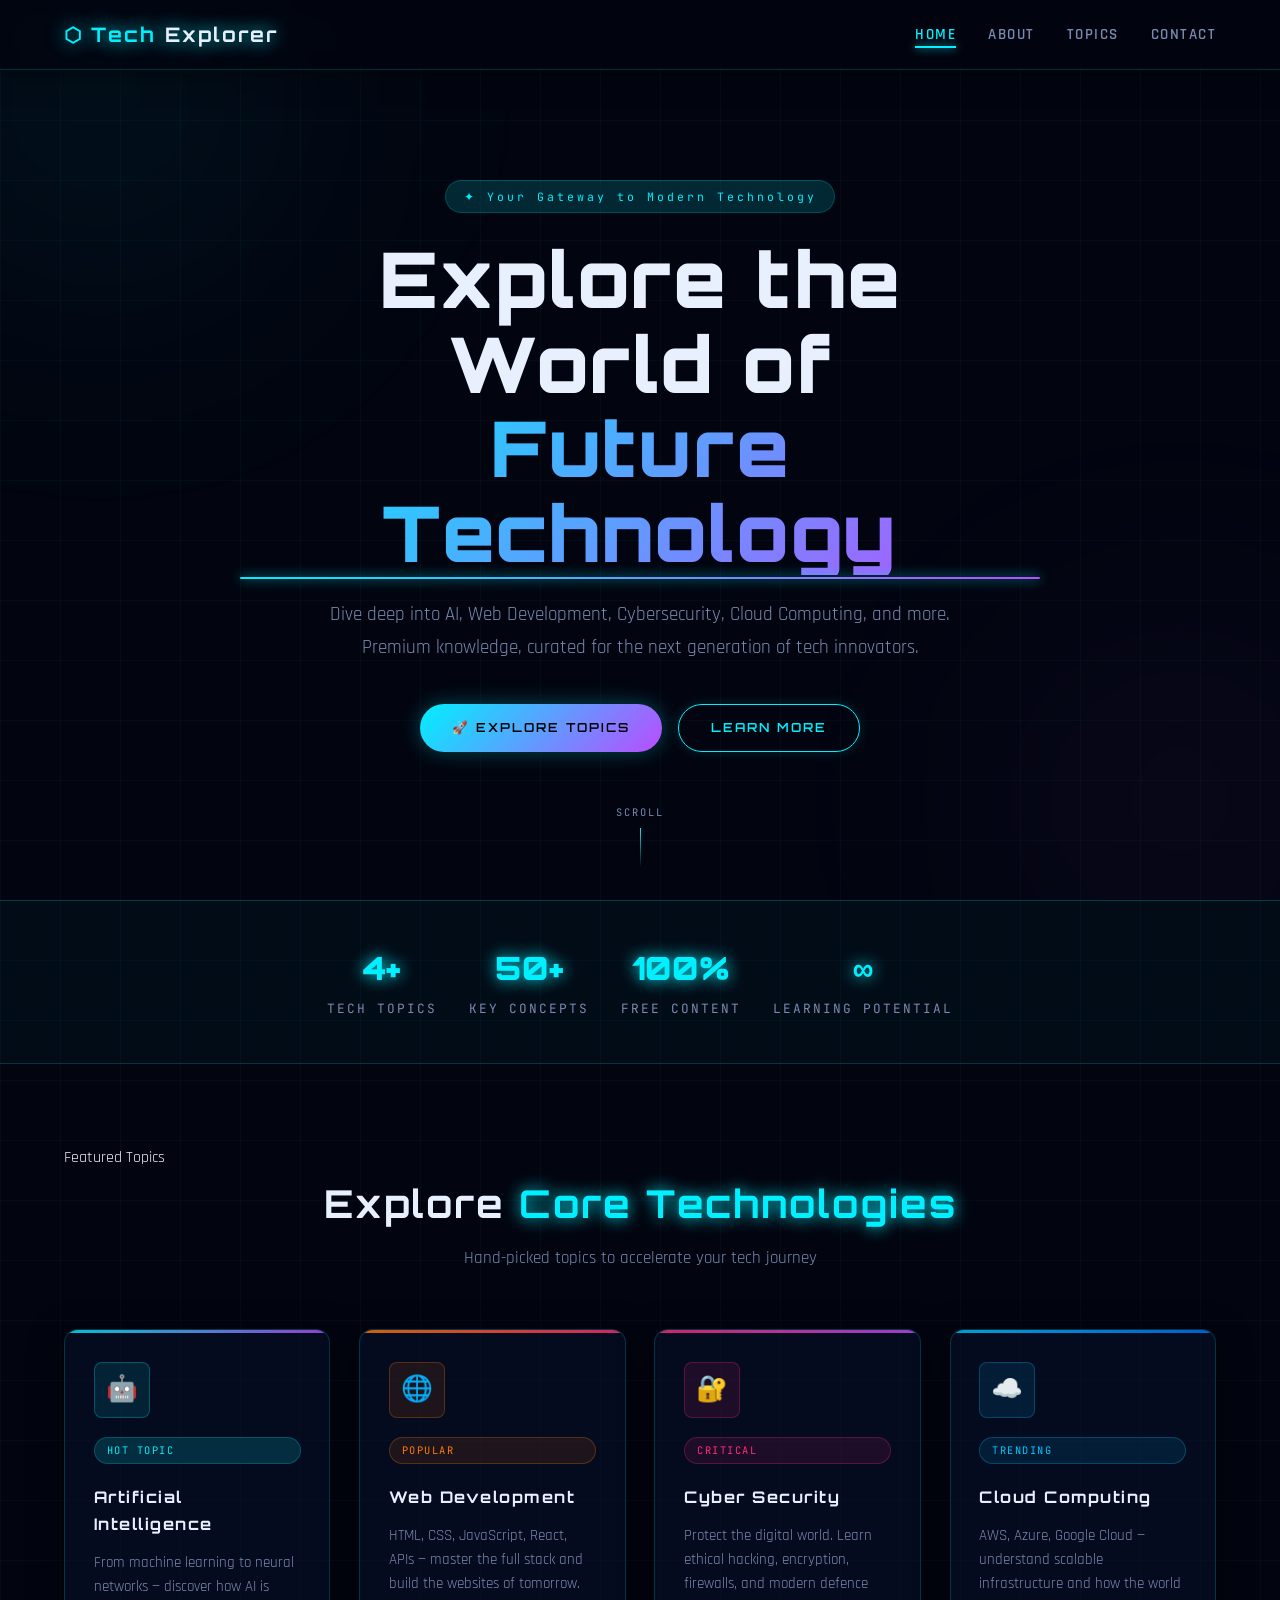
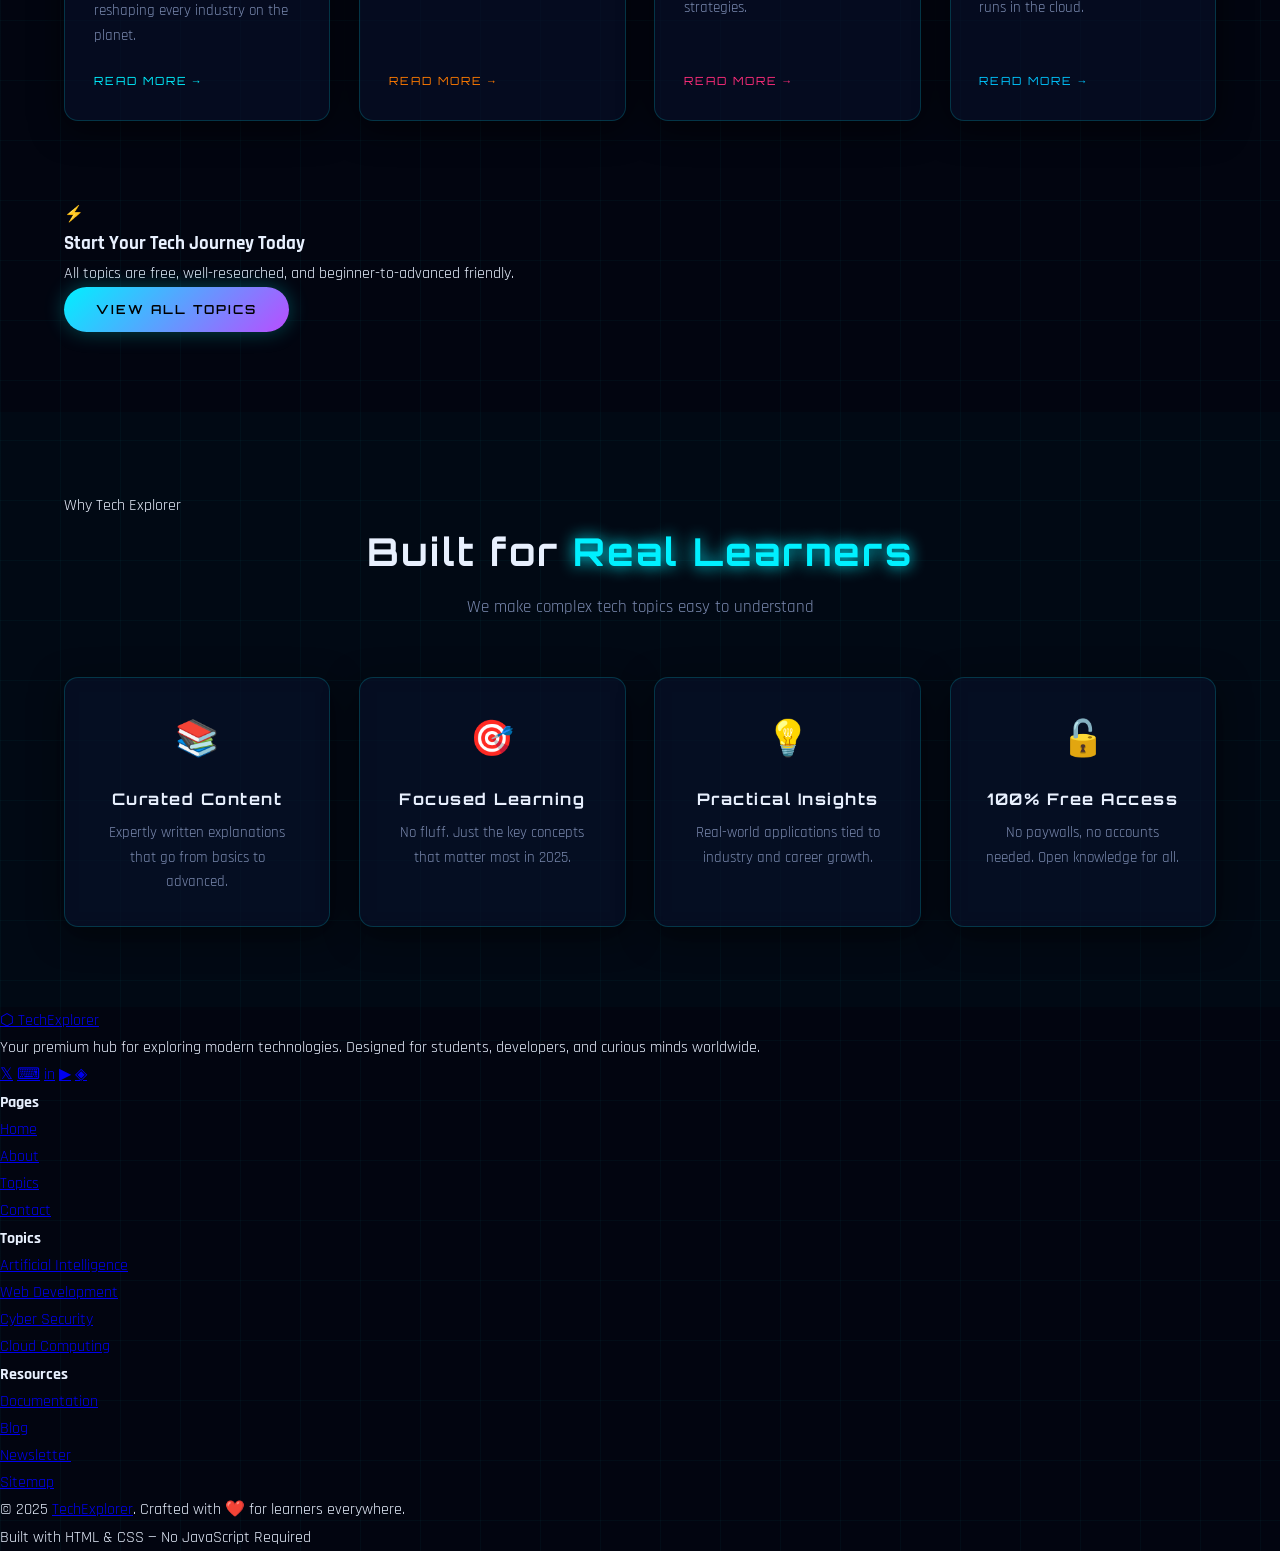
<file: index.html>
<!DOCTYPE html>
<html lang="en">
<head>
  <meta charset="UTF-8" />
  <meta name="viewport" content="width=device-width, initial-scale=1.0" />
  <title>Tech Explorer — Learn Modern Technologies</title>
  <meta name="description" content="Explore the world of modern technology with in-depth articles on AI, Web Development, Cybersecurity, and Cloud Computing." />
  <link rel="stylesheet" href="styles.css" />
  <!-- Google Fonts loaded via CSS @import -->
</head>
<body>

  <!-- ====================== NAVBAR ====================== -->
  <nav class="navbar">
    <a href="index.html" class="logo">⬡ Tech<span>Explorer</span></a>
    <button class="hamburger" onclick="this.nextElementSibling.classList.toggle('open')" aria-label="Toggle navigation">
      <span></span><span></span><span></span>
    </button>
    <ul class="nav-links">
      <li><a href="index.html" class="active">Home</a></li>
      <li><a href="about.html">About</a></li>
      <li><a href="topics.html">Topics</a></li>
      <li><a href="contact.html">Contact</a></li>
    </ul>
  </nav>

  <!-- ====================== HERO ====================== -->
  <section class="hero">
    <div style="position:relative;z-index:1;max-width:800px;">
      <div class="hero-badge">✦ Your Gateway to Modern Technology</div>
      <h1 class="hero-title">
        Explore the World of<br>
        <span class="highlight">Future Technology</span>
      </h1>
      <p class="hero-description">
        Dive deep into AI, Web Development, Cybersecurity, Cloud Computing, and more.
        Premium knowledge, curated for the next generation of tech innovators.
      </p>
      <div class="hero-buttons">
        <a href="topics.html" class="btn btn-primary">🚀 Explore Topics</a>
        <a href="about.html" class="btn btn-outline">Learn More</a>
      </div>
    </div>
    <div class="scroll-indicator">Scroll</div>
  </section>

  <!-- ====================== STATS ====================== -->
  <div class="stats-bar">
    <div class="stat-item">
      <span class="stat-number">4+</span>
      <span class="stat-label">Tech Topics</span>
    </div>
    <div class="stat-item">
      <span class="stat-number">50+</span>
      <span class="stat-label">Key Concepts</span>
    </div>
    <div class="stat-item">
      <span class="stat-number">100%</span>
      <span class="stat-label">Free Content</span>
    </div>
    <div class="stat-item">
      <span class="stat-number">∞</span>
      <span class="stat-label">Learning Potential</span>
    </div>
  </div>

  <!-- ====================== FEATURED TOPICS ====================== -->
  <section class="section">
    <div class="neon-label">Featured Topics</div>
    <h2 class="section-title">Explore <span>Core Technologies</span></h2>
    <p class="section-subtitle">Hand-picked topics to accelerate your tech journey</p>

    <div class="topics-grid">

      <!-- AI Card -->
      <a href="topic-ai.html" class="topic-card glass-card" style="--card-accent: linear-gradient(90deg,#00f0ff,#b94dff); --icon-bg: rgba(0,240,255,0.1); --icon-border: rgba(0,240,255,0.25);">
        <div class="card-icon">🤖</div>
        <span class="card-tag">HOT TOPIC</span>
        <div class="card-title">Artificial Intelligence</div>
        <p class="card-excerpt">From machine learning to neural networks — discover how AI is reshaping every industry on the planet.</p>
        <span class="card-link">Read More →</span>
      </a>

      <!-- Web Dev Card -->
      <a href="topic-webdev.html" class="topic-card glass-card" style="--card-accent: linear-gradient(90deg,#ff7b00,#ff2d7a); --icon-bg: rgba(255,123,0,0.1); --icon-border: rgba(255,123,0,0.25);">
        <div class="card-icon" style="background:rgba(255,123,0,0.1);border-color:rgba(255,123,0,0.25);">🌐</div>
        <span class="card-tag" style="background:rgba(255,123,0,0.1);color:#ff7b00;border-color:rgba(255,123,0,0.25);">POPULAR</span>
        <div class="card-title">Web Development</div>
        <p class="card-excerpt">HTML, CSS, JavaScript, React, APIs — master the full stack and build the websites of tomorrow.</p>
        <span class="card-link" style="color:#ff7b00;">Read More →</span>
      </a>

      <!-- Cyber Security Card -->
      <a href="topic-cybersecurity.html" class="topic-card glass-card" style="--card-accent: linear-gradient(90deg,#ff2d7a,#b94dff); --icon-bg: rgba(255,45,122,0.1); --icon-border: rgba(255,45,122,0.25);">
        <div class="card-icon" style="background:rgba(255,45,122,0.1);border-color:rgba(255,45,122,0.25);">🔐</div>
        <span class="card-tag" style="background:rgba(255,45,122,0.1);color:#ff2d7a;border-color:rgba(255,45,122,0.25);">CRITICAL</span>
        <div class="card-title">Cyber Security</div>
        <p class="card-excerpt">Protect the digital world. Learn ethical hacking, encryption, firewalls, and modern defence strategies.</p>
        <span class="card-link" style="color:#ff2d7a;">Read More →</span>
      </a>

      <!-- Cloud Computing Card -->
      <a href="topic-cloud.html" class="topic-card glass-card" style="--card-accent: linear-gradient(90deg,#00c6ff,#0072ff); --icon-bg: rgba(0,198,255,0.1); --icon-border: rgba(0,198,255,0.25);">
        <div class="card-icon" style="background:rgba(0,198,255,0.1);border-color:rgba(0,198,255,0.25);">☁️</div>
        <span class="card-tag" style="background:rgba(0,198,255,0.1);color:#00c6ff;border-color:rgba(0,198,255,0.25);">TRENDING</span>
        <div class="card-title">Cloud Computing</div>
        <p class="card-excerpt">AWS, Azure, Google Cloud — understand scalable infrastructure and how the world runs in the cloud.</p>
        <span class="card-link" style="color:#00c6ff;">Read More →</span>
      </a>

    </div>
  </section>

  <!-- ====================== FEATURED BANNER ====================== -->
  <section class="section" style="padding-top:0;">
    <div class="featured-banner">
      <div class="banner-icon">⚡</div>
      <div class="banner-text">
        <h3>Start Your Tech Journey Today</h3>
        <p>All topics are free, well-researched, and beginner-to-advanced friendly.</p>
        <div class="progress-bar-wrap" style="width:300px;max-width:100%;">
          <div class="progress-bar-fill" style="width:75%;"></div>
        </div>
      </div>
      <div class="banner-cta">
        <a href="topics.html" class="btn btn-primary">View All Topics</a>
      </div>
    </div>
  </section>

  <!-- ====================== WHY SECTION ====================== -->
  <section class="section" style="background: rgba(0,240,255,0.02);">
    <div class="neon-label">Why Tech Explorer</div>
    <h2 class="section-title">Built for <span>Real Learners</span></h2>
    <p class="section-subtitle">We make complex tech topics easy to understand</p>
    <div class="topics-grid" style="grid-template-columns: repeat(auto-fit, minmax(220px,1fr));">
      <div class="glass-card" style="padding:2rem;text-align:center;">
        <div style="font-size:2.2rem;margin-bottom:1rem;">📚</div>
        <div class="card-title" style="text-align:center;margin-bottom:0.5rem;">Curated Content</div>
        <p class="card-excerpt" style="text-align:center;margin-bottom:0;">Expertly written explanations that go from basics to advanced.</p>
      </div>
      <div class="glass-card" style="padding:2rem;text-align:center;">
        <div style="font-size:2.2rem;margin-bottom:1rem;">🎯</div>
        <div class="card-title" style="text-align:center;margin-bottom:0.5rem;">Focused Learning</div>
        <p class="card-excerpt" style="text-align:center;margin-bottom:0;">No fluff. Just the key concepts that matter most in 2025.</p>
      </div>
      <div class="glass-card" style="padding:2rem;text-align:center;">
        <div style="font-size:2.2rem;margin-bottom:1rem;">💡</div>
        <div class="card-title" style="text-align:center;margin-bottom:0.5rem;">Practical Insights</div>
        <p class="card-excerpt" style="text-align:center;margin-bottom:0;">Real-world applications tied to industry and career growth.</p>
      </div>
      <div class="glass-card" style="padding:2rem;text-align:center;">
        <div style="font-size:2.2rem;margin-bottom:1rem;">🔓</div>
        <div class="card-title" style="text-align:center;margin-bottom:0.5rem;">100% Free Access</div>
        <p class="card-excerpt" style="text-align:center;margin-bottom:0;">No paywalls, no accounts needed. Open knowledge for all.</p>
      </div>
    </div>
  </section>

  <!-- ====================== FOOTER ====================== -->
  <footer class="footer">
    <div class="footer-grid">
      <div class="footer-brand">
        <a href="index.html" class="logo">⬡ TechExplorer</a>
        <p>Your premium hub for exploring modern technologies. Designed for students, developers, and curious minds worldwide.</p>
        <div class="social-links">
          <a href="#" class="social-link" title="Twitter">𝕏</a>
          <a href="#" class="social-link" title="GitHub">⌨</a>
          <a href="#" class="social-link" title="LinkedIn">in</a>
          <a href="#" class="social-link" title="YouTube">▶</a>
          <a href="#" class="social-link" title="Discord">◈</a>
        </div>
      </div>
      <div class="footer-col">
        <h4>Pages</h4>
        <ul>
          <li><a href="index.html">Home</a></li>
          <li><a href="about.html">About</a></li>
          <li><a href="topics.html">Topics</a></li>
          <li><a href="contact.html">Contact</a></li>
        </ul>
      </div>
      <div class="footer-col">
        <h4>Topics</h4>
        <ul>
          <li><a href="topic-ai.html">Artificial Intelligence</a></li>
          <li><a href="topic-webdev.html">Web Development</a></li>
          <li><a href="topic-cybersecurity.html">Cyber Security</a></li>
          <li><a href="topic-cloud.html">Cloud Computing</a></li>
        </ul>
      </div>
      <div class="footer-col">
        <h4>Resources</h4>
        <ul>
          <li><a href="#">Documentation</a></li>
          <li><a href="#">Blog</a></li>
          <li><a href="#">Newsletter</a></li>
          <li><a href="#">Sitemap</a></li>
        </ul>
      </div>
    </div>
    <div class="footer-bottom">
      <p>© 2025 <a href="index.html">TechExplorer</a>. Crafted with ❤️ for learners everywhere.</p>
      <p>Built with HTML & CSS — No JavaScript Required</p>
    </div>
  </footer>

</body>
</html>
</file>
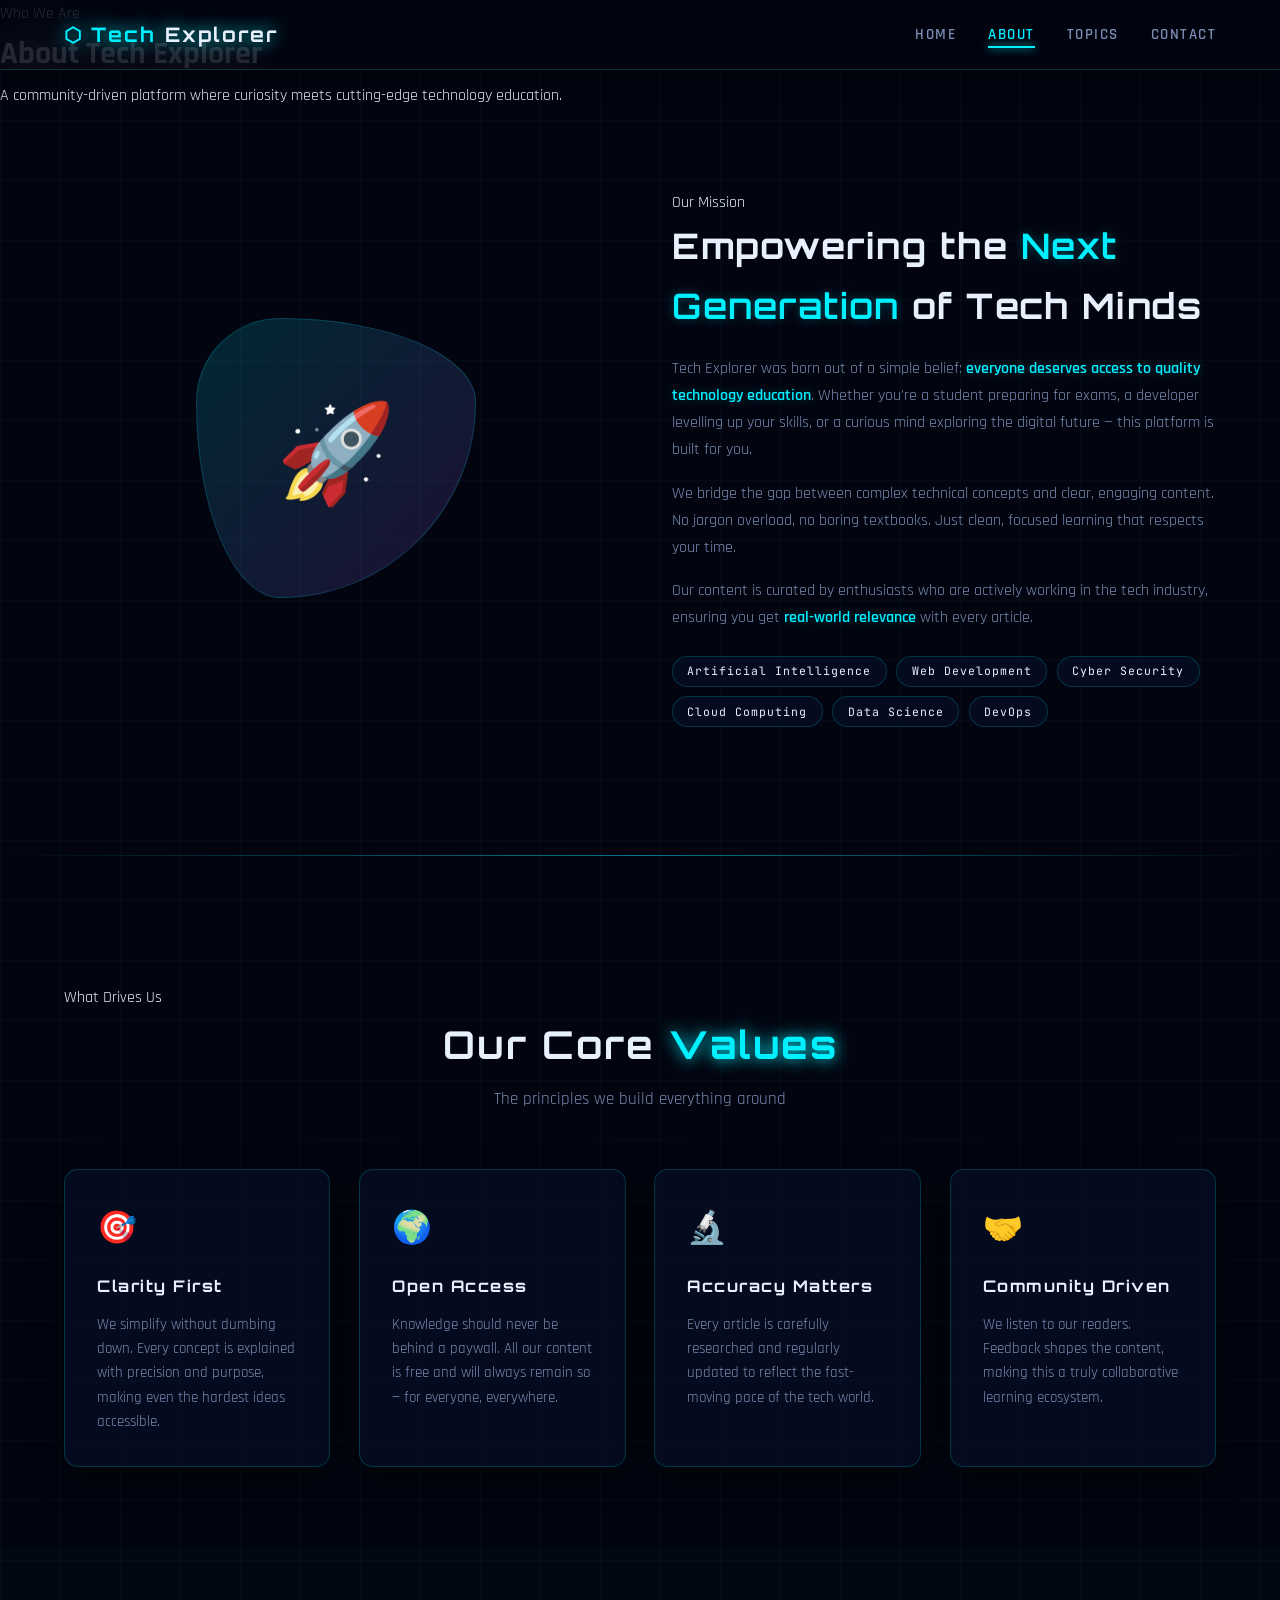
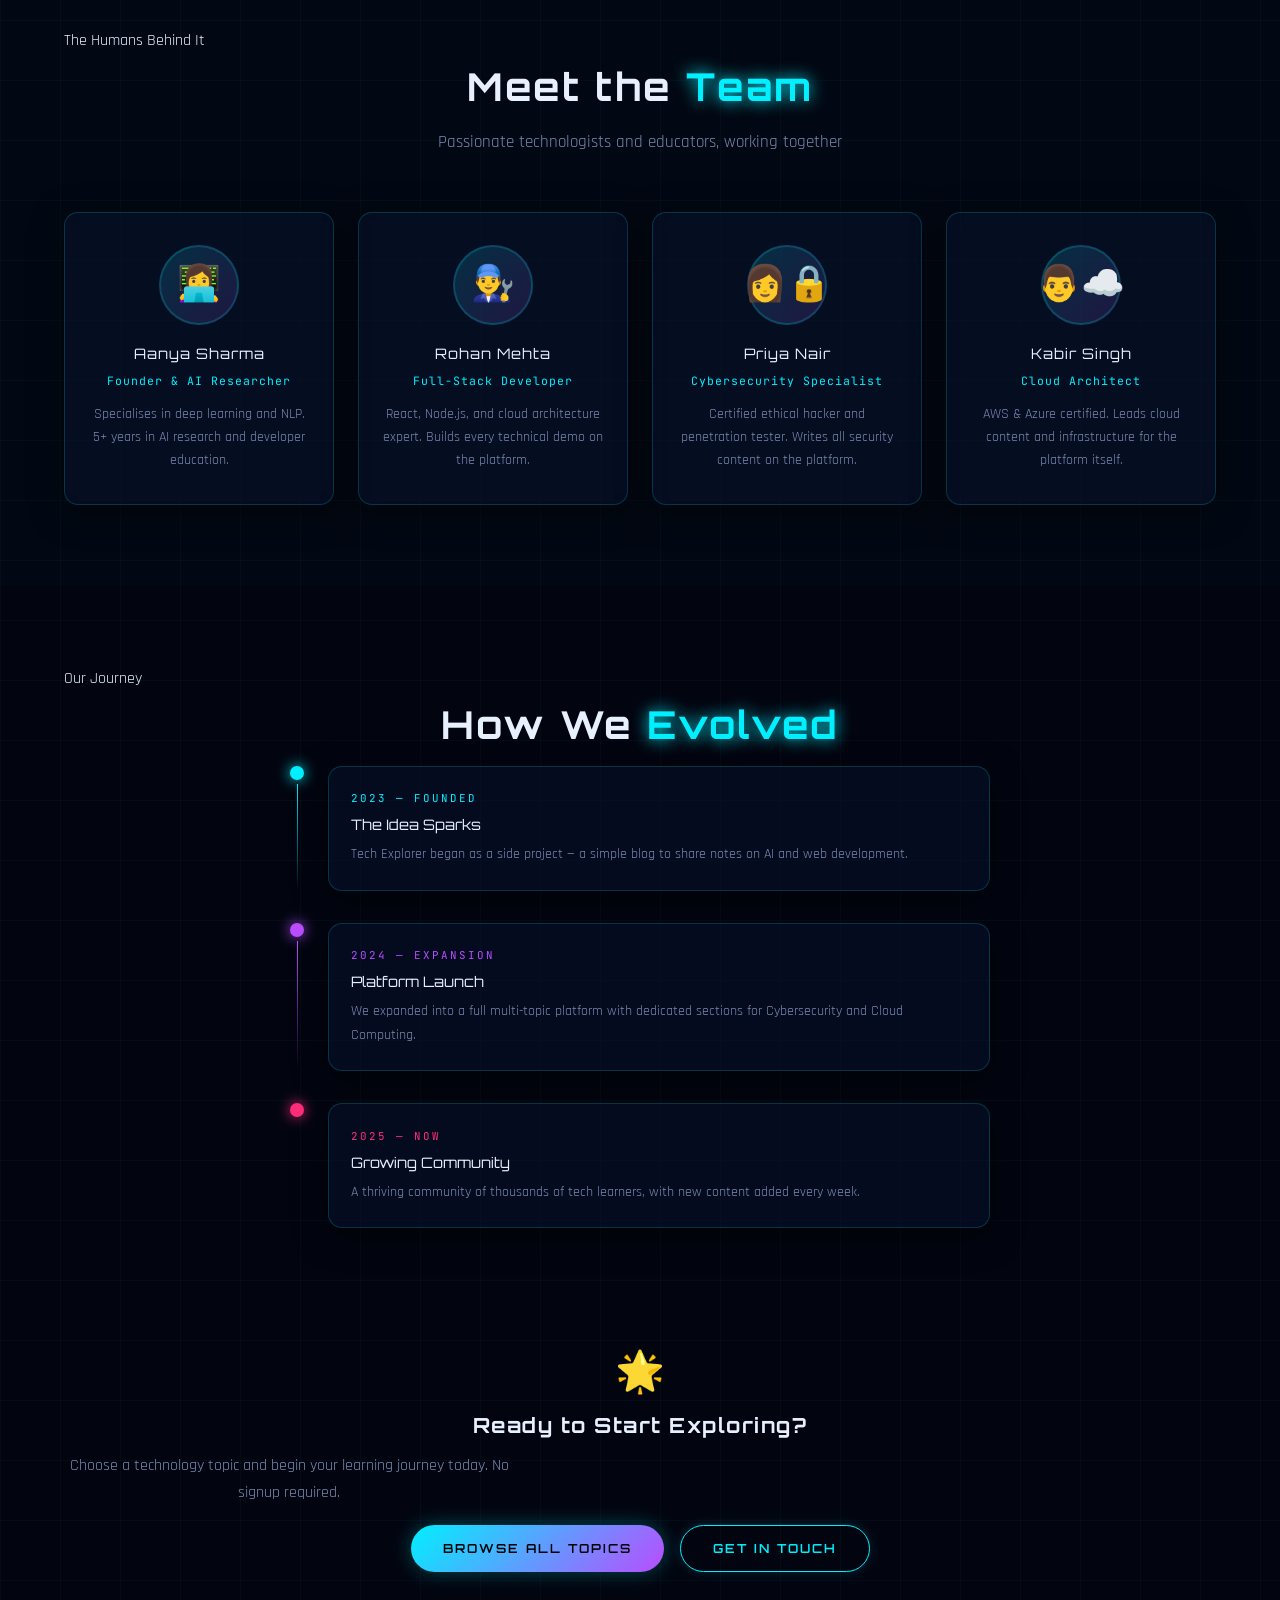
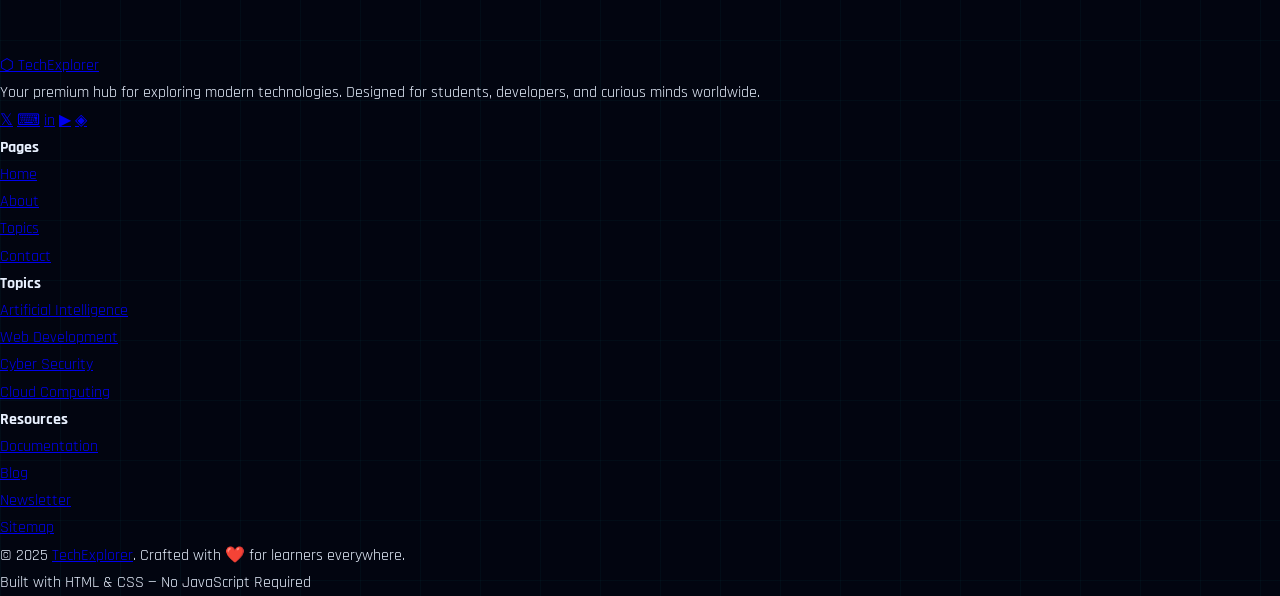
<file: about.html>
<!DOCTYPE html>
<html lang="en">
<head>
  <meta charset="UTF-8" />
  <meta name="viewport" content="width=device-width, initial-scale=1.0" />
  <title>About — Tech Explorer</title>
  <meta name="description" content="Learn more about Tech Explorer, our mission, and the team behind this platform." />
  <link rel="stylesheet" href="styles.css" />
</head>
<body>

  <!-- ====================== NAVBAR ====================== -->
  <nav class="navbar">
    <a href="index.html" class="logo">⬡ Tech<span>Explorer</span></a>
    <button class="hamburger" onclick="this.nextElementSibling.classList.toggle('open')" aria-label="Toggle navigation">
      <span></span><span></span><span></span>
    </button>
    <ul class="nav-links">
      <li><a href="index.html">Home</a></li>
      <li><a href="about.html" class="active">About</a></li>
      <li><a href="topics.html">Topics</a></li>
      <li><a href="contact.html">Contact</a></li>
    </ul>
  </nav>

  <!-- ====================== PAGE HEADER ====================== -->
  <header class="page-header">
    <div class="neon-label">Who We Are</div>
    <h1 class="page-header-title">About <span class="text-cyan">Tech Explorer</span></h1>
    <p class="page-header-sub">A community-driven platform where curiosity meets cutting-edge technology education.</p>
  </header>

  <!-- ====================== MISSION ====================== -->
  <section class="section">
    <div class="about-grid">
      <div class="about-visual">
        <div class="about-hexagon">🚀</div>
      </div>
      <div class="about-content">
        <div class="neon-label" style="justify-content:flex-start;">Our Mission</div>
        <h2>Empowering the <span class="highlight-text">Next Generation</span> of Tech Minds</h2>
        <p>
          Tech Explorer was born out of a simple belief: <span class="highlight-text">everyone deserves access to quality technology education</span>.
          Whether you're a student preparing for exams, a developer levelling up your skills, or a curious mind exploring the digital future — this platform is built for you.
        </p>
        <p>
          We bridge the gap between complex technical concepts and clear, engaging content. No jargon overload, no boring textbooks.
          Just clean, focused learning that respects your time.
        </p>
        <p>
          Our content is curated by enthusiasts who are actively working in the tech industry, ensuring you get <span class="highlight-text">real-world relevance</span> with every article.
        </p>
        <div class="skills-list">
          <span class="skill-pill">Artificial Intelligence</span>
          <span class="skill-pill">Web Development</span>
          <span class="skill-pill">Cyber Security</span>
          <span class="skill-pill">Cloud Computing</span>
          <span class="skill-pill">Data Science</span>
          <span class="skill-pill">DevOps</span>
        </div>
      </div>
    </div>
  </section>

  <hr class="glow-divider" />

  <!-- ====================== VALUES ====================== -->
  <section class="section">
    <div class="neon-label">What Drives Us</div>
    <h2 class="section-title">Our Core <span>Values</span></h2>
    <p class="section-subtitle">The principles we build everything around</p>
    <div class="topics-grid" style="grid-template-columns: repeat(auto-fit, minmax(240px, 1fr));">

      <div class="glass-card" style="padding:2rem;">
        <div style="font-size:2rem;margin-bottom:1rem;">🎯</div>
        <div class="card-title">Clarity First</div>
        <p class="card-excerpt" style="margin-bottom:0;">We simplify without dumbing down. Every concept is explained with precision and purpose, making even the hardest ideas accessible.</p>
      </div>

      <div class="glass-card" style="padding:2rem;">
        <div style="font-size:2rem;margin-bottom:1rem;">🌍</div>
        <div class="card-title">Open Access</div>
        <p class="card-excerpt" style="margin-bottom:0;">Knowledge should never be behind a paywall. All our content is free and will always remain so — for everyone, everywhere.</p>
      </div>

      <div class="glass-card" style="padding:2rem;">
        <div style="font-size:2rem;margin-bottom:1rem;">🔬</div>
        <div class="card-title">Accuracy Matters</div>
        <p class="card-excerpt" style="margin-bottom:0;">Every article is carefully researched and regularly updated to reflect the fast-moving pace of the tech world.</p>
      </div>

      <div class="glass-card" style="padding:2rem;">
        <div style="font-size:2rem;margin-bottom:1rem;">🤝</div>
        <div class="card-title">Community Driven</div>
        <p class="card-excerpt" style="margin-bottom:0;">We listen to our readers. Feedback shapes the content, making this a truly collaborative learning ecosystem.</p>
      </div>

    </div>
  </section>

  <!-- ====================== TEAM ====================== -->
  <section class="section" style="background: rgba(0,240,255,0.015);">
    <div class="neon-label">The Humans Behind It</div>
    <h2 class="section-title">Meet the <span>Team</span></h2>
    <p class="section-subtitle">Passionate technologists and educators, working together</p>
    <div class="team-grid">
      <div class="team-card glass-card">
        <div class="team-avatar">👩‍💻</div>
        <div class="team-name">Aanya Sharma</div>
        <div class="team-role">Founder & AI Researcher</div>
        <p style="font-size:0.85rem;color:var(--text-muted);margin-top:0.8rem;">Specialises in deep learning and NLP. 5+ years in AI research and developer education.</p>
      </div>
      <div class="team-card glass-card">
        <div class="team-avatar">👨‍🔧</div>
        <div class="team-name">Rohan Mehta</div>
        <div class="team-role">Full-Stack Developer</div>
        <p style="font-size:0.85rem;color:var(--text-muted);margin-top:0.8rem;">React, Node.js, and cloud architecture expert. Builds every technical demo on the platform.</p>
      </div>
      <div class="team-card glass-card">
        <div class="team-avatar">👩‍🔒</div>
        <div class="team-name">Priya Nair</div>
        <div class="team-role">Cybersecurity Specialist</div>
        <p style="font-size:0.85rem;color:var(--text-muted);margin-top:0.8rem;">Certified ethical hacker and penetration tester. Writes all security content on the platform.</p>
      </div>
      <div class="team-card glass-card">
        <div class="team-avatar">👨‍☁️</div>
        <div class="team-name">Kabir Singh</div>
        <div class="team-role">Cloud Architect</div>
        <p style="font-size:0.85rem;color:var(--text-muted);margin-top:0.8rem;">AWS & Azure certified. Leads cloud content and infrastructure for the platform itself.</p>
      </div>
    </div>
  </section>

  <!-- ====================== TIMELINE ====================== -->
  <section class="section">
    <div class="neon-label">Our Journey</div>
    <h2 class="section-title">How We <span>Evolved</span></h2>
    <div style="max-width:700px;margin:0 auto;">
      <div style="display:flex;flex-direction:column;gap:0;">

        <!-- Timeline item -->
        <div style="display:flex;gap:1.5rem;padding-bottom:2rem;position:relative;">
          <div style="display:flex;flex-direction:column;align-items:center;flex-shrink:0;">
            <div style="width:14px;height:14px;border-radius:50%;background:var(--cyan);box-shadow:0 0 14px var(--cyan);flex-shrink:0;"></div>
            <div style="width:1px;flex:1;background:linear-gradient(to bottom,var(--cyan),transparent);margin-top:4px;"></div>
          </div>
          <div class="glass-card" style="padding:1.4rem;flex:1;">
            <div style="font-family:var(--font-mono);font-size:0.68rem;color:var(--cyan);letter-spacing:2px;margin-bottom:0.3rem;">2023 — FOUNDED</div>
            <div style="font-family:var(--font-display);font-size:0.9rem;margin-bottom:0.4rem;">The Idea Sparks</div>
            <p style="font-size:0.88rem;color:var(--text-muted);margin:0;">Tech Explorer began as a side project — a simple blog to share notes on AI and web development.</p>
          </div>
        </div>

        <div style="display:flex;gap:1.5rem;padding-bottom:2rem;position:relative;">
          <div style="display:flex;flex-direction:column;align-items:center;flex-shrink:0;">
            <div style="width:14px;height:14px;border-radius:50%;background:var(--purple);box-shadow:0 0 14px var(--purple);flex-shrink:0;"></div>
            <div style="width:1px;flex:1;background:linear-gradient(to bottom,var(--purple),transparent);margin-top:4px;"></div>
          </div>
          <div class="glass-card" style="padding:1.4rem;flex:1;">
            <div style="font-family:var(--font-mono);font-size:0.68rem;color:var(--purple);letter-spacing:2px;margin-bottom:0.3rem;">2024 — EXPANSION</div>
            <div style="font-family:var(--font-display);font-size:0.9rem;margin-bottom:0.4rem;">Platform Launch</div>
            <p style="font-size:0.88rem;color:var(--text-muted);margin:0;">We expanded into a full multi-topic platform with dedicated sections for Cybersecurity and Cloud Computing.</p>
          </div>
        </div>

        <div style="display:flex;gap:1.5rem;">
          <div style="display:flex;flex-direction:column;align-items:center;flex-shrink:0;">
            <div style="width:14px;height:14px;border-radius:50%;background:var(--pink);box-shadow:0 0 14px var(--pink);flex-shrink:0;"></div>
          </div>
          <div class="glass-card" style="padding:1.4rem;flex:1;">
            <div style="font-family:var(--font-mono);font-size:0.68rem;color:var(--pink);letter-spacing:2px;margin-bottom:0.3rem;">2025 — NOW</div>
            <div style="font-family:var(--font-display);font-size:0.9rem;margin-bottom:0.4rem;">Growing Community</div>
            <p style="font-size:0.88rem;color:var(--text-muted);margin:0;">A thriving community of thousands of tech learners, with new content added every week.</p>
          </div>
        </div>

      </div>
    </div>
  </section>

  <!-- ====================== CTA ====================== -->
  <section class="section" style="text-align:center;padding-top:2rem;">
    <div class="featured-banner" style="flex-direction:column;text-align:center;align-items:center;">
      <div style="font-size:2.5rem;">🌟</div>
      <h3 style="font-family:var(--font-display);font-size:1.3rem;letter-spacing:1.5px;margin-bottom:0.5rem;">Ready to Start Exploring?</h3>
      <p style="color:var(--text-muted);max-width:450px;">Choose a technology topic and begin your learning journey today. No signup required.</p>
      <div style="display:flex;gap:1rem;margin-top:1.2rem;flex-wrap:wrap;justify-content:center;">
        <a href="topics.html" class="btn btn-primary">Browse All Topics</a>
        <a href="contact.html" class="btn btn-outline">Get in Touch</a>
      </div>
    </div>
  </section>

  <!-- ====================== FOOTER ====================== -->
  <footer class="footer">
    <div class="footer-grid">
      <div class="footer-brand">
        <a href="index.html" class="logo">⬡ TechExplorer</a>
        <p>Your premium hub for exploring modern technologies. Designed for students, developers, and curious minds worldwide.</p>
        <div class="social-links">
          <a href="#" class="social-link" title="Twitter">𝕏</a>
          <a href="#" class="social-link" title="GitHub">⌨</a>
          <a href="#" class="social-link" title="LinkedIn">in</a>
          <a href="#" class="social-link" title="YouTube">▶</a>
          <a href="#" class="social-link" title="Discord">◈</a>
        </div>
      </div>
      <div class="footer-col">
        <h4>Pages</h4>
        <ul>
          <li><a href="index.html">Home</a></li>
          <li><a href="about.html">About</a></li>
          <li><a href="topics.html">Topics</a></li>
          <li><a href="contact.html">Contact</a></li>
        </ul>
      </div>
      <div class="footer-col">
        <h4>Topics</h4>
        <ul>
          <li><a href="topic-ai.html">Artificial Intelligence</a></li>
          <li><a href="topic-webdev.html">Web Development</a></li>
          <li><a href="topic-cybersecurity.html">Cyber Security</a></li>
          <li><a href="topic-cloud.html">Cloud Computing</a></li>
        </ul>
      </div>
      <div class="footer-col">
        <h4>Resources</h4>
        <ul>
          <li><a href="#">Documentation</a></li>
          <li><a href="#">Blog</a></li>
          <li><a href="#">Newsletter</a></li>
          <li><a href="#">Sitemap</a></li>
        </ul>
      </div>
    </div>
    <div class="footer-bottom">
      <p>© 2025 <a href="index.html">TechExplorer</a>. Crafted with ❤️ for learners everywhere.</p>
      <p>Built with HTML & CSS — No JavaScript Required</p>
    </div>
  </footer>

</body>
</html>
</file>
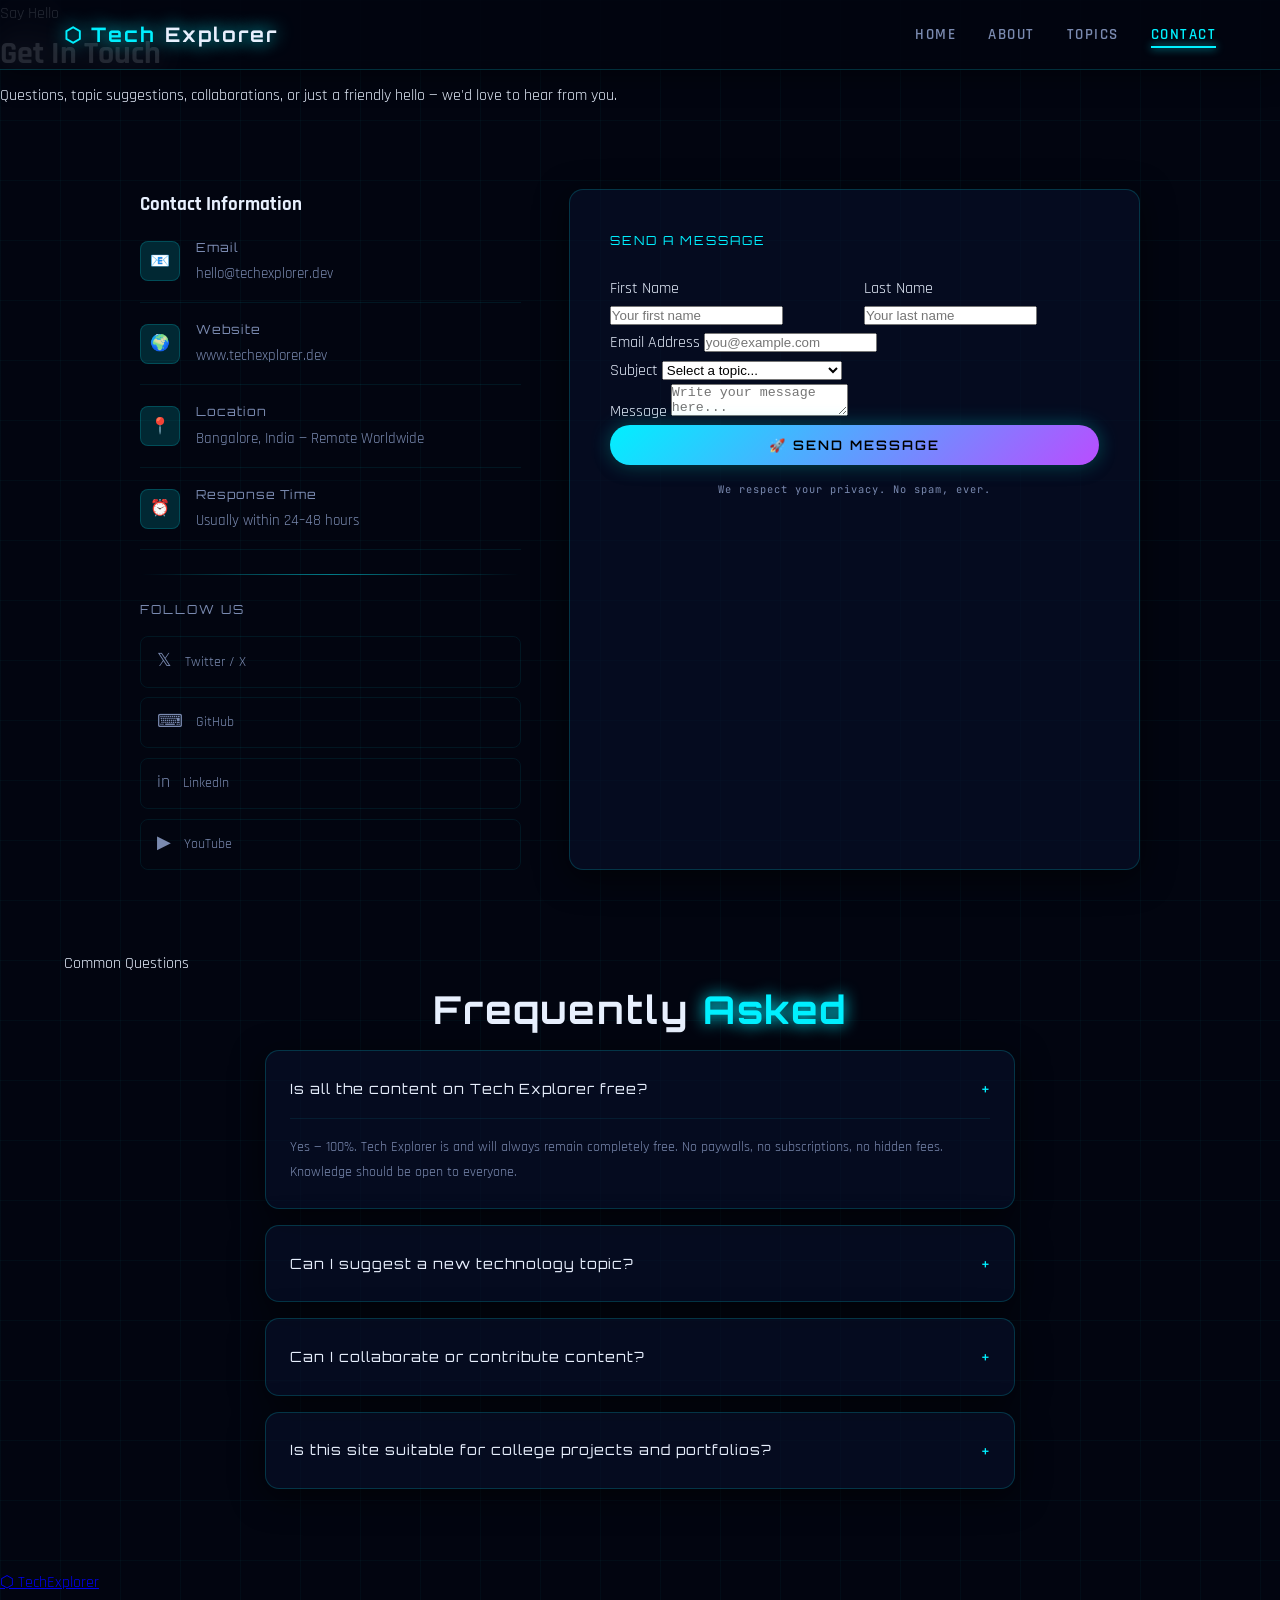
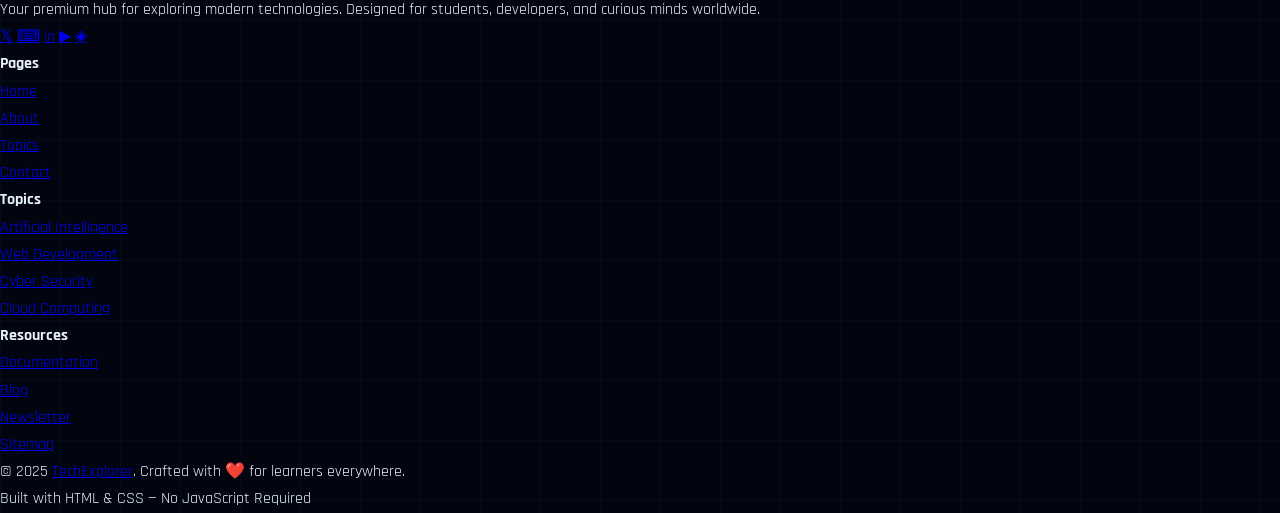
<file: contact.html>
<!DOCTYPE html>
<html lang="en">
<head>
  <meta charset="UTF-8" />
  <meta name="viewport" content="width=device-width, initial-scale=1.0" />
  <title>Contact — Tech Explorer</title>
  <meta name="description" content="Get in touch with Tech Explorer — send us a message, suggest a topic, or collaborate with us." />
  <link rel="stylesheet" href="styles.css" />
</head>
<body>

  <!-- ====================== NAVBAR ====================== -->
  <nav class="navbar">
    <a href="index.html" class="logo">⬡ Tech<span>Explorer</span></a>
    <button class="hamburger" onclick="this.nextElementSibling.classList.toggle('open')" aria-label="Toggle navigation">
      <span></span><span></span><span></span>
    </button>
    <ul class="nav-links">
      <li><a href="index.html">Home</a></li>
      <li><a href="about.html">About</a></li>
      <li><a href="topics.html">Topics</a></li>
      <li><a href="contact.html" class="active">Contact</a></li>
    </ul>
  </nav>

  <!-- ====================== PAGE HEADER ====================== -->
  <header class="page-header">
    <div class="neon-label">Say Hello</div>
    <h1 class="page-header-title">Get In <span class="text-cyan">Touch</span></h1>
    <p class="page-header-sub">Questions, topic suggestions, collaborations, or just a friendly hello — we'd love to hear from you.</p>
  </header>

  <!-- ====================== CONTACT SECTION ====================== -->
  <section class="section">
    <div class="contact-grid">

      <!-- Left: Info -->
      <div>
        <h3 class="contact-info">Contact Information</h3>

        <div class="contact-item">
          <div class="contact-icon">📧</div>
          <div>
            <div style="font-family:var(--font-display);font-size:0.78rem;letter-spacing:1px;margin-bottom:0.2rem;">Email</div>
            <div>hello@techexplorer.dev</div>
          </div>
        </div>

        <div class="contact-item">
          <div class="contact-icon">🌍</div>
          <div>
            <div style="font-family:var(--font-display);font-size:0.78rem;letter-spacing:1px;margin-bottom:0.2rem;">Website</div>
            <div>www.techexplorer.dev</div>
          </div>
        </div>

        <div class="contact-item">
          <div class="contact-icon">📍</div>
          <div>
            <div style="font-family:var(--font-display);font-size:0.78rem;letter-spacing:1px;margin-bottom:0.2rem;">Location</div>
            <div>Bangalore, India — Remote Worldwide</div>
          </div>
        </div>

        <div class="contact-item">
          <div class="contact-icon">⏰</div>
          <div>
            <div style="font-family:var(--font-display);font-size:0.78rem;letter-spacing:1px;margin-bottom:0.2rem;">Response Time</div>
            <div>Usually within 24–48 hours</div>
          </div>
        </div>

        <hr class="glow-divider" style="margin:1.5rem 0;" />

        <!-- Social Links -->
        <div style="font-family:var(--font-display);font-size:0.78rem;letter-spacing:2px;color:var(--text-muted);text-transform:uppercase;margin-bottom:1rem;">Follow Us</div>
        <div style="display:flex;flex-direction:column;gap:0.6rem;">
          <a href="#" style="display:flex;align-items:center;gap:0.8rem;text-decoration:none;color:var(--text-muted);font-size:0.9rem;padding:0.6rem 1rem;border-radius:var(--radius-sm);border:1px solid rgba(0,240,255,0.08);transition:all 0.3s;" onmouseover="this.style.borderColor='var(--cyan)';this.style.color='var(--cyan)';this.style.background='var(--cyan-dim)'" onmouseout="this.style.borderColor='rgba(0,240,255,0.08)';this.style.color='var(--text-muted)';this.style.background='transparent'">
            <span style="font-size:1.1rem;">𝕏</span> Twitter / X
          </a>
          <a href="#" style="display:flex;align-items:center;gap:0.8rem;text-decoration:none;color:var(--text-muted);font-size:0.9rem;padding:0.6rem 1rem;border-radius:var(--radius-sm);border:1px solid rgba(0,240,255,0.08);transition:all 0.3s;" onmouseover="this.style.borderColor='var(--cyan)';this.style.color='var(--cyan)';this.style.background='var(--cyan-dim)'" onmouseout="this.style.borderColor='rgba(0,240,255,0.08)';this.style.color='var(--text-muted)';this.style.background='transparent'">
            <span style="font-size:1.1rem;">⌨</span> GitHub
          </a>
          <a href="#" style="display:flex;align-items:center;gap:0.8rem;text-decoration:none;color:var(--text-muted);font-size:0.9rem;padding:0.6rem 1rem;border-radius:var(--radius-sm);border:1px solid rgba(0,240,255,0.08);transition:all 0.3s;" onmouseover="this.style.borderColor='var(--cyan)';this.style.color='var(--cyan)';this.style.background='var(--cyan-dim)'" onmouseout="this.style.borderColor='rgba(0,240,255,0.08)';this.style.color='var(--text-muted)';this.style.background='transparent'">
            <span style="font-size:1.1rem;">in</span> LinkedIn
          </a>
          <a href="#" style="display:flex;align-items:center;gap:0.8rem;text-decoration:none;color:var(--text-muted);font-size:0.9rem;padding:0.6rem 1rem;border-radius:var(--radius-sm);border:1px solid rgba(0,240,255,0.08);transition:all 0.3s;" onmouseover="this.style.borderColor='var(--cyan)';this.style.color='var(--cyan)';this.style.background='var(--cyan-dim)'" onmouseout="this.style.borderColor='rgba(0,240,255,0.08)';this.style.color='var(--text-muted)';this.style.background='transparent'">
            <span style="font-size:1.1rem;">▶</span> YouTube
          </a>
        </div>
      </div>

      <!-- Right: Form -->
      <div class="glass-card" style="padding:2.5rem;">
        <div style="font-family:var(--font-display);font-size:0.78rem;letter-spacing:2px;color:var(--cyan);margin-bottom:1.5rem;">SEND A MESSAGE</div>

        <!--
          Note: This form uses pure HTML/CSS.
          To make it functional, connect it to a backend
          (e.g., Formspree, Netlify Forms, or your own server).
          Action URL can be added to the form element.
        -->
        <form class="contact-form" action="#" method="POST">

          <div style="display:grid;grid-template-columns:1fr 1fr;gap:1.2rem;">
            <div class="form-group">
              <label for="first-name">First Name</label>
              <input type="text" id="first-name" name="first_name" placeholder="Your first name" required />
            </div>
            <div class="form-group">
              <label for="last-name">Last Name</label>
              <input type="text" id="last-name" name="last_name" placeholder="Your last name" />
            </div>
          </div>

          <div class="form-group">
            <label for="email">Email Address</label>
            <input type="email" id="email" name="email" placeholder="you@example.com" required />
          </div>

          <div class="form-group">
            <label for="subject">Subject</label>
            <select id="subject" name="subject">
              <option value="" disabled selected>Select a topic...</option>
              <option value="general">General Enquiry</option>
              <option value="topic-suggest">Suggest a Topic</option>
              <option value="collaboration">Collaboration / Partnership</option>
              <option value="feedback">Content Feedback</option>
              <option value="bug">Report an Issue</option>
              <option value="other">Other</option>
            </select>
          </div>

          <div class="form-group">
            <label for="message">Message</label>
            <textarea id="message" name="message" placeholder="Write your message here..." required></textarea>
          </div>

          <!-- Honeypot field (spam prevention - CSS hidden) -->
          <div style="display:none;">
            <input type="text" name="website" tabindex="-1" autocomplete="off" />
          </div>

          <button type="submit" class="btn btn-primary" style="width:100%;justify-content:center;font-size:0.82rem;">
            🚀 Send Message
          </button>

          <p style="font-family:var(--font-mono);font-size:0.65rem;color:var(--text-muted);text-align:center;margin-top:1rem;letter-spacing:1px;">
            We respect your privacy. No spam, ever.
          </p>

        </form>
      </div>

    </div>
  </section>

  <!-- ====================== FAQ ====================== -->
  <section class="section" style="padding-top:0;">
    <div class="neon-label">Common Questions</div>
    <h2 class="section-title">Frequently <span>Asked</span></h2>
    <div style="max-width:750px;margin:0 auto;display:flex;flex-direction:column;gap:1rem;">

      <details class="glass-card" style="padding:1.5rem;cursor:pointer;" open>
        <summary style="font-family:var(--font-display);font-size:0.88rem;letter-spacing:1px;list-style:none;display:flex;justify-content:space-between;align-items:center;color:var(--text-primary);">
          Is all the content on Tech Explorer free?
          <span style="color:var(--cyan);font-size:1rem;">+</span>
        </summary>
        <p style="color:var(--text-muted);font-size:0.9rem;margin-top:1rem;margin-bottom:0;border-top:1px solid rgba(0,240,255,0.08);padding-top:1rem;">Yes — 100%. Tech Explorer is and will always remain completely free. No paywalls, no subscriptions, no hidden fees. Knowledge should be open to everyone.</p>
      </details>

      <details class="glass-card" style="padding:1.5rem;cursor:pointer;">
        <summary style="font-family:var(--font-display);font-size:0.88rem;letter-spacing:1px;list-style:none;display:flex;justify-content:space-between;align-items:center;color:var(--text-primary);">
          Can I suggest a new technology topic?
          <span style="color:var(--cyan);font-size:1rem;">+</span>
        </summary>
        <p style="color:var(--text-muted);font-size:0.9rem;margin-top:1rem;margin-bottom:0;border-top:1px solid rgba(0,240,255,0.08);padding-top:1rem;">Absolutely! Use the contact form above and select "Suggest a Topic". We review all suggestions and prioritise based on community interest. If enough people request a topic, we'll create it.</p>
      </details>

      <details class="glass-card" style="padding:1.5rem;cursor:pointer;">
        <summary style="font-family:var(--font-display);font-size:0.88rem;letter-spacing:1px;list-style:none;display:flex;justify-content:space-between;align-items:center;color:var(--text-primary);">
          Can I collaborate or contribute content?
          <span style="color:var(--cyan);font-size:1rem;">+</span>
        </summary>
        <p style="color:var(--text-muted);font-size:0.9rem;margin-top:1rem;margin-bottom:0;border-top:1px solid rgba(0,240,255,0.08);padding-top:1rem;">Yes! We welcome contributions from industry professionals and educators. Select "Collaboration / Partnership" in the contact form and tell us about your expertise and what you'd like to write about.</p>
      </details>

      <details class="glass-card" style="padding:1.5rem;cursor:pointer;">
        <summary style="font-family:var(--font-display);font-size:0.88rem;letter-spacing:1px;list-style:none;display:flex;justify-content:space-between;align-items:center;color:var(--text-primary);">
          Is this site suitable for college projects and portfolios?
          <span style="color:var(--cyan);font-size:1rem;">+</span>
        </summary>
        <p style="color:var(--text-muted);font-size:0.9rem;margin-top:1rem;margin-bottom:0;border-top:1px solid rgba(0,240,255,0.08);padding-top:1rem;">Tech Explorer itself was built as a college-level portfolio project — showcasing advanced HTML and CSS techniques. You're welcome to use it as inspiration. If you reference us, a credit would be appreciated.</p>
      </details>

    </div>
  </section>

  <!-- ====================== FOOTER ====================== -->
  <footer class="footer">
    <div class="footer-grid">
      <div class="footer-brand">
        <a href="index.html" class="logo">⬡ TechExplorer</a>
        <p>Your premium hub for exploring modern technologies. Designed for students, developers, and curious minds worldwide.</p>
        <div class="social-links">
          <a href="#" class="social-link" title="Twitter">𝕏</a>
          <a href="#" class="social-link" title="GitHub">⌨</a>
          <a href="#" class="social-link" title="LinkedIn">in</a>
          <a href="#" class="social-link" title="YouTube">▶</a>
          <a href="#" class="social-link" title="Discord">◈</a>
        </div>
      </div>
      <div class="footer-col">
        <h4>Pages</h4>
        <ul>
          <li><a href="index.html">Home</a></li>
          <li><a href="about.html">About</a></li>
          <li><a href="topics.html">Topics</a></li>
          <li><a href="contact.html">Contact</a></li>
        </ul>
      </div>
      <div class="footer-col">
        <h4>Topics</h4>
        <ul>
          <li><a href="topic-ai.html">Artificial Intelligence</a></li>
          <li><a href="topic-webdev.html">Web Development</a></li>
          <li><a href="topic-cybersecurity.html">Cyber Security</a></li>
          <li><a href="topic-cloud.html">Cloud Computing</a></li>
        </ul>
      </div>
      <div class="footer-col">
        <h4>Resources</h4>
        <ul>
          <li><a href="#">Documentation</a></li>
          <li><a href="#">Blog</a></li>
          <li><a href="#">Newsletter</a></li>
          <li><a href="#">Sitemap</a></li>
        </ul>
      </div>
    </div>
    <div class="footer-bottom">
      <p>© 2025 <a href="index.html">TechExplorer</a>. Crafted with ❤️ for learners everywhere.</p>
      <p>Built with HTML & CSS — No JavaScript Required</p>
    </div>
  </footer>

</body>
</html>
</file>
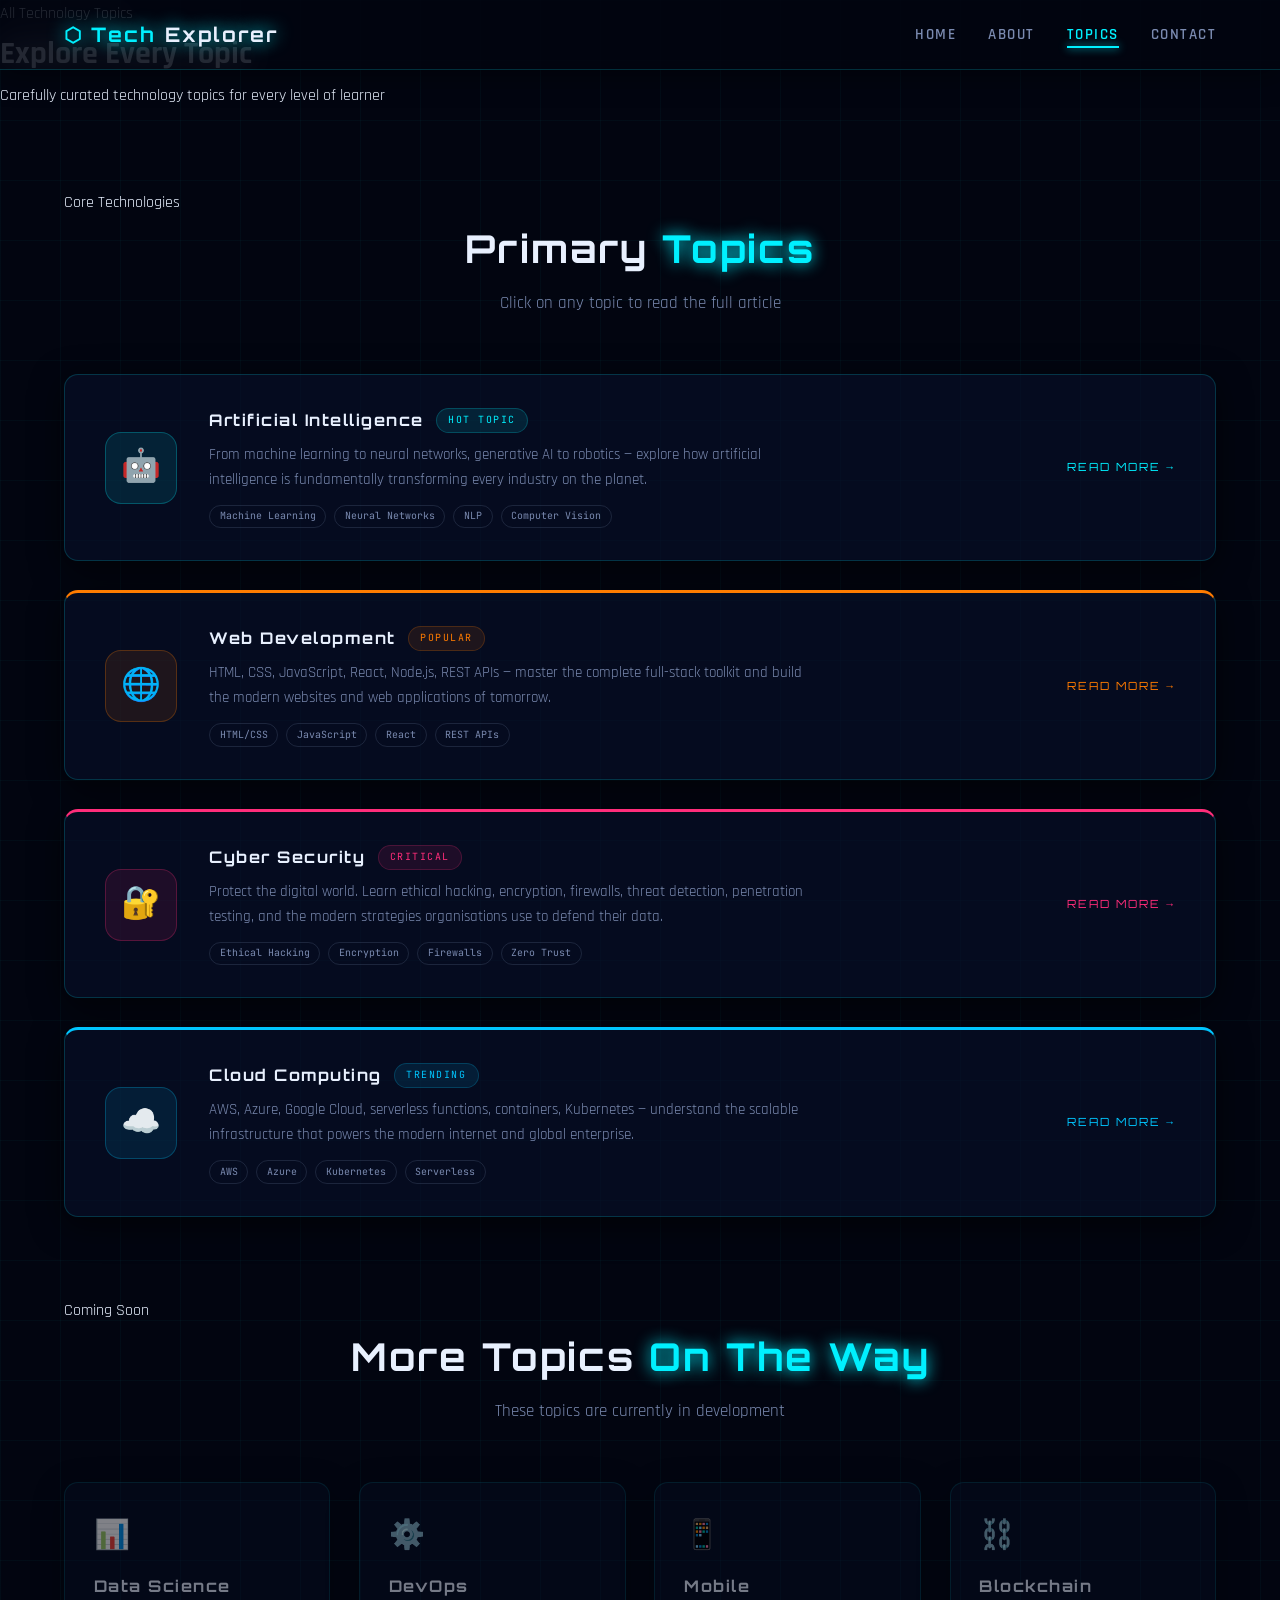
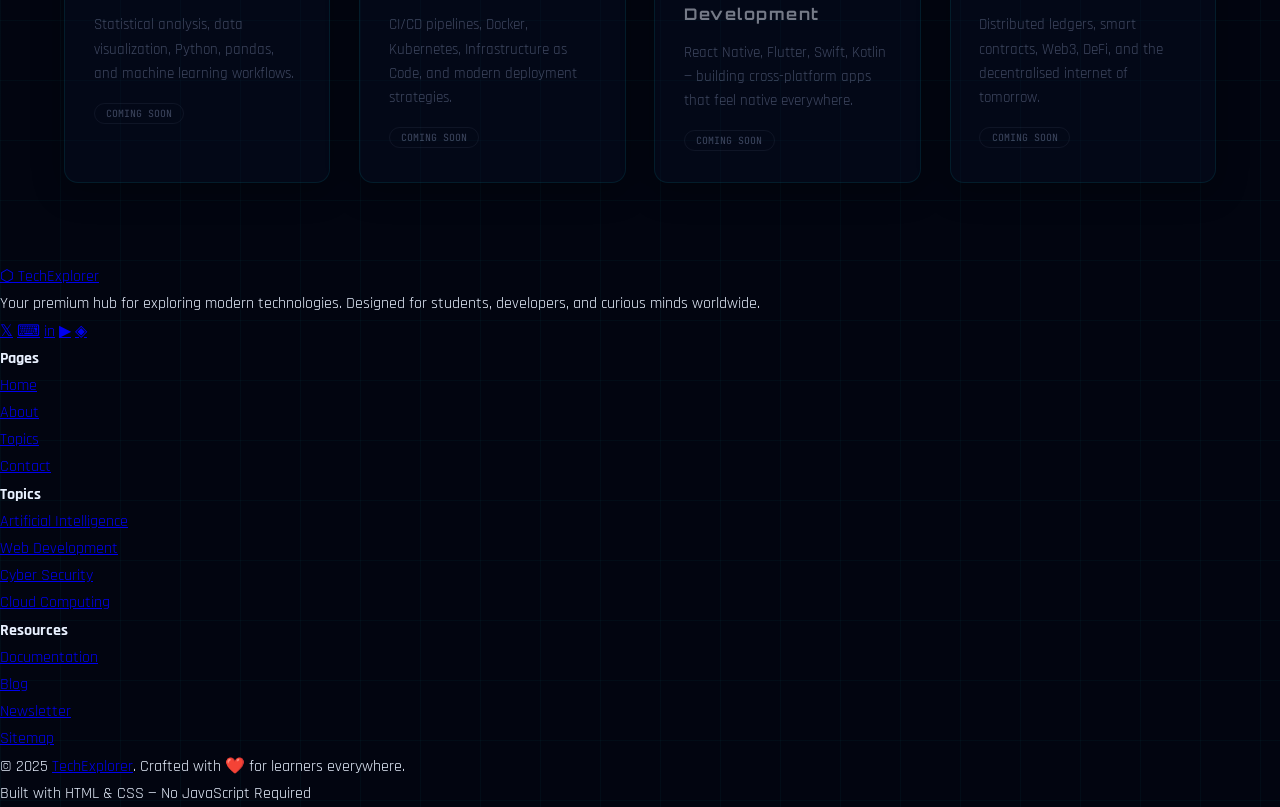
<file: topic-ai.html>
<!DOCTYPE html>
<html lang="en">
<head>
  <meta charset="UTF-8" />
  <meta name="viewport" content="width=device-width, initial-scale=1.0" />
  <title>Topics — Tech Explorer</title>
  <meta name="description" content="Browse all technology topics on Tech Explorer — AI, Web Development, Cyber Security, Cloud Computing and more." />
  <link rel="stylesheet" href="styles.css" />
</head>
<body>

  <!-- ====================== NAVBAR ====================== -->
  <nav class="navbar">
    <a href="index.html" class="logo">⬡ Tech<span>Explorer</span></a>
    <button class="hamburger" onclick="this.nextElementSibling.classList.toggle('open')" aria-label="Toggle navigation">
      <span></span><span></span><span></span>
    </button>
    <ul class="nav-links">
      <li><a href="index.html">Home</a></li>
      <li><a href="about.html">About</a></li>
      <li><a href="topics.html" class="active">Topics</a></li>
      <li><a href="contact.html">Contact</a></li>
    </ul>
  </nav>

  <!-- ====================== PAGE HEADER ====================== -->
  <header class="page-header">
    <div class="neon-label">All Technology Topics</div>
    <h1 class="page-header-title">Explore <span class="text-cyan">Every Topic</span></h1>
    <p class="page-header-sub">Carefully curated technology topics for every level of learner</p>
  </header>

  <!-- ====================== MAIN TOPICS ====================== -->
  <section class="section">
    <div class="neon-label">Core Technologies</div>
    <h2 class="section-title">Primary <span>Topics</span></h2>
    <p class="section-subtitle">Click on any topic to read the full article</p>

    <!-- Topic Cards — Large Format -->
    <div style="display:flex;flex-direction:column;gap:1.8rem;">

      <!-- AI -->
      <a href="topic-ai.html" class="glass-card" style="display:grid;grid-template-columns:auto 1fr auto;align-items:center;gap:2rem;padding:2rem 2.5rem;text-decoration:none;color:inherit;">
        <div style="width:72px;height:72px;border-radius:16px;background:rgba(0,240,255,0.1);border:1px solid rgba(0,240,255,0.25);display:flex;align-items:center;justify-content:center;font-size:2rem;flex-shrink:0;transition:transform 0.35s ease;">🤖</div>
        <div>
          <div style="display:flex;align-items:center;gap:0.8rem;margin-bottom:0.5rem;">
            <div class="card-title" style="margin-bottom:0;">Artificial Intelligence</div>
            <span style="font-family:var(--font-mono);font-size:0.62rem;letter-spacing:1.5px;padding:0.2rem 0.7rem;border-radius:50px;background:rgba(0,240,255,0.1);color:var(--cyan);border:1px solid rgba(0,240,255,0.2);">HOT TOPIC</span>
          </div>
          <p style="color:var(--text-muted);font-size:0.92rem;margin:0;max-width:600px;">From machine learning to neural networks, generative AI to robotics — explore how artificial intelligence is fundamentally transforming every industry on the planet.</p>
          <div style="display:flex;gap:0.5rem;margin-top:0.8rem;flex-wrap:wrap;">
            <span style="font-family:var(--font-mono);font-size:0.62rem;color:var(--text-muted);border:1px solid rgba(122,138,176,0.2);border-radius:50px;padding:0.15rem 0.6rem;">Machine Learning</span>
            <span style="font-family:var(--font-mono);font-size:0.62rem;color:var(--text-muted);border:1px solid rgba(122,138,176,0.2);border-radius:50px;padding:0.15rem 0.6rem;">Neural Networks</span>
            <span style="font-family:var(--font-mono);font-size:0.62rem;color:var(--text-muted);border:1px solid rgba(122,138,176,0.2);border-radius:50px;padding:0.15rem 0.6rem;">NLP</span>
            <span style="font-family:var(--font-mono);font-size:0.62rem;color:var(--text-muted);border:1px solid rgba(122,138,176,0.2);border-radius:50px;padding:0.15rem 0.6rem;">Computer Vision</span>
          </div>
        </div>
        <span class="card-link" style="flex-shrink:0;white-space:nowrap;">Read More →</span>
      </a>

      <!-- Web Dev -->
      <a href="topic-webdev.html" class="glass-card" style="display:grid;grid-template-columns:auto 1fr auto;align-items:center;gap:2rem;padding:2rem 2.5rem;text-decoration:none;color:inherit;border-top:3px solid #ff7b00;">
        <div style="width:72px;height:72px;border-radius:16px;background:rgba(255,123,0,0.1);border:1px solid rgba(255,123,0,0.25);display:flex;align-items:center;justify-content:center;font-size:2rem;flex-shrink:0;">🌐</div>
        <div>
          <div style="display:flex;align-items:center;gap:0.8rem;margin-bottom:0.5rem;">
            <div class="card-title" style="margin-bottom:0;">Web Development</div>
            <span style="font-family:var(--font-mono);font-size:0.62rem;letter-spacing:1.5px;padding:0.2rem 0.7rem;border-radius:50px;background:rgba(255,123,0,0.1);color:#ff7b00;border:1px solid rgba(255,123,0,0.2);">POPULAR</span>
          </div>
          <p style="color:var(--text-muted);font-size:0.92rem;margin:0;max-width:600px;">HTML, CSS, JavaScript, React, Node.js, REST APIs — master the complete full-stack toolkit and build the modern websites and web applications of tomorrow.</p>
          <div style="display:flex;gap:0.5rem;margin-top:0.8rem;flex-wrap:wrap;">
            <span style="font-family:var(--font-mono);font-size:0.62rem;color:var(--text-muted);border:1px solid rgba(122,138,176,0.2);border-radius:50px;padding:0.15rem 0.6rem;">HTML/CSS</span>
            <span style="font-family:var(--font-mono);font-size:0.62rem;color:var(--text-muted);border:1px solid rgba(122,138,176,0.2);border-radius:50px;padding:0.15rem 0.6rem;">JavaScript</span>
            <span style="font-family:var(--font-mono);font-size:0.62rem;color:var(--text-muted);border:1px solid rgba(122,138,176,0.2);border-radius:50px;padding:0.15rem 0.6rem;">React</span>
            <span style="font-family:var(--font-mono);font-size:0.62rem;color:var(--text-muted);border:1px solid rgba(122,138,176,0.2);border-radius:50px;padding:0.15rem 0.6rem;">REST APIs</span>
          </div>
        </div>
        <span class="card-link" style="flex-shrink:0;white-space:nowrap;color:#ff7b00;">Read More →</span>
      </a>

      <!-- Cybersecurity -->
      <a href="topic-cybersecurity.html" class="glass-card" style="display:grid;grid-template-columns:auto 1fr auto;align-items:center;gap:2rem;padding:2rem 2.5rem;text-decoration:none;color:inherit;border-top:3px solid #ff2d7a;">
        <div style="width:72px;height:72px;border-radius:16px;background:rgba(255,45,122,0.1);border:1px solid rgba(255,45,122,0.25);display:flex;align-items:center;justify-content:center;font-size:2rem;flex-shrink:0;">🔐</div>
        <div>
          <div style="display:flex;align-items:center;gap:0.8rem;margin-bottom:0.5rem;">
            <div class="card-title" style="margin-bottom:0;">Cyber Security</div>
            <span style="font-family:var(--font-mono);font-size:0.62rem;letter-spacing:1.5px;padding:0.2rem 0.7rem;border-radius:50px;background:rgba(255,45,122,0.1);color:#ff2d7a;border:1px solid rgba(255,45,122,0.2);">CRITICAL</span>
          </div>
          <p style="color:var(--text-muted);font-size:0.92rem;margin:0;max-width:600px;">Protect the digital world. Learn ethical hacking, encryption, firewalls, threat detection, penetration testing, and the modern strategies organisations use to defend their data.</p>
          <div style="display:flex;gap:0.5rem;margin-top:0.8rem;flex-wrap:wrap;">
            <span style="font-family:var(--font-mono);font-size:0.62rem;color:var(--text-muted);border:1px solid rgba(122,138,176,0.2);border-radius:50px;padding:0.15rem 0.6rem;">Ethical Hacking</span>
            <span style="font-family:var(--font-mono);font-size:0.62rem;color:var(--text-muted);border:1px solid rgba(122,138,176,0.2);border-radius:50px;padding:0.15rem 0.6rem;">Encryption</span>
            <span style="font-family:var(--font-mono);font-size:0.62rem;color:var(--text-muted);border:1px solid rgba(122,138,176,0.2);border-radius:50px;padding:0.15rem 0.6rem;">Firewalls</span>
            <span style="font-family:var(--font-mono);font-size:0.62rem;color:var(--text-muted);border:1px solid rgba(122,138,176,0.2);border-radius:50px;padding:0.15rem 0.6rem;">Zero Trust</span>
          </div>
        </div>
        <span class="card-link" style="flex-shrink:0;white-space:nowrap;color:#ff2d7a;">Read More →</span>
      </a>

      <!-- Cloud Computing -->
      <a href="topic-cloud.html" class="glass-card" style="display:grid;grid-template-columns:auto 1fr auto;align-items:center;gap:2rem;padding:2rem 2.5rem;text-decoration:none;color:inherit;border-top:3px solid #00c6ff;">
        <div style="width:72px;height:72px;border-radius:16px;background:rgba(0,198,255,0.1);border:1px solid rgba(0,198,255,0.25);display:flex;align-items:center;justify-content:center;font-size:2rem;flex-shrink:0;">☁️</div>
        <div>
          <div style="display:flex;align-items:center;gap:0.8rem;margin-bottom:0.5rem;">
            <div class="card-title" style="margin-bottom:0;">Cloud Computing</div>
            <span style="font-family:var(--font-mono);font-size:0.62rem;letter-spacing:1.5px;padding:0.2rem 0.7rem;border-radius:50px;background:rgba(0,198,255,0.1);color:#00c6ff;border:1px solid rgba(0,198,255,0.2);">TRENDING</span>
          </div>
          <p style="color:var(--text-muted);font-size:0.92rem;margin:0;max-width:600px;">AWS, Azure, Google Cloud, serverless functions, containers, Kubernetes — understand the scalable infrastructure that powers the modern internet and global enterprise.</p>
          <div style="display:flex;gap:0.5rem;margin-top:0.8rem;flex-wrap:wrap;">
            <span style="font-family:var(--font-mono);font-size:0.62rem;color:var(--text-muted);border:1px solid rgba(122,138,176,0.2);border-radius:50px;padding:0.15rem 0.6rem;">AWS</span>
            <span style="font-family:var(--font-mono);font-size:0.62rem;color:var(--text-muted);border:1px solid rgba(122,138,176,0.2);border-radius:50px;padding:0.15rem 0.6rem;">Azure</span>
            <span style="font-family:var(--font-mono);font-size:0.62rem;color:var(--text-muted);border:1px solid rgba(122,138,176,0.2);border-radius:50px;padding:0.15rem 0.6rem;">Kubernetes</span>
            <span style="font-family:var(--font-mono);font-size:0.62rem;color:var(--text-muted);border:1px solid rgba(122,138,176,0.2);border-radius:50px;padding:0.15rem 0.6rem;">Serverless</span>
          </div>
        </div>
        <span class="card-link" style="flex-shrink:0;white-space:nowrap;color:#00c6ff;">Read More →</span>
      </a>

    </div>
  </section>

  <!-- ====================== COMING SOON ====================== -->
  <section class="section" style="padding-top:0;">
    <div class="neon-label">Coming Soon</div>
    <h2 class="section-title">More Topics <span>On The Way</span></h2>
    <p class="section-subtitle">These topics are currently in development</p>

    <div class="topics-grid" style="grid-template-columns: repeat(auto-fit, minmax(220px,1fr));">
      <div class="glass-card" style="padding:1.8rem;opacity:0.5;cursor:not-allowed;">
        <div style="font-size:1.8rem;margin-bottom:0.8rem;">📊</div>
        <div class="card-title">Data Science</div>
        <p class="card-excerpt" style="margin-bottom:0.8rem;">Statistical analysis, data visualization, Python, pandas, and machine learning workflows.</p>
        <span style="font-family:var(--font-mono);font-size:0.62rem;color:var(--text-muted);border:1px solid rgba(122,138,176,0.2);border-radius:50px;padding:0.2rem 0.7rem;">COMING SOON</span>
      </div>
      <div class="glass-card" style="padding:1.8rem;opacity:0.5;cursor:not-allowed;">
        <div style="font-size:1.8rem;margin-bottom:0.8rem;">⚙️</div>
        <div class="card-title">DevOps</div>
        <p class="card-excerpt" style="margin-bottom:0.8rem;">CI/CD pipelines, Docker, Kubernetes, Infrastructure as Code, and modern deployment strategies.</p>
        <span style="font-family:var(--font-mono);font-size:0.62rem;color:var(--text-muted);border:1px solid rgba(122,138,176,0.2);border-radius:50px;padding:0.2rem 0.7rem;">COMING SOON</span>
      </div>
      <div class="glass-card" style="padding:1.8rem;opacity:0.5;cursor:not-allowed;">
        <div style="font-size:1.8rem;margin-bottom:0.8rem;">📱</div>
        <div class="card-title">Mobile Development</div>
        <p class="card-excerpt" style="margin-bottom:0.8rem;">React Native, Flutter, Swift, Kotlin — building cross-platform apps that feel native everywhere.</p>
        <span style="font-family:var(--font-mono);font-size:0.62rem;color:var(--text-muted);border:1px solid rgba(122,138,176,0.2);border-radius:50px;padding:0.2rem 0.7rem;">COMING SOON</span>
      </div>
      <div class="glass-card" style="padding:1.8rem;opacity:0.5;cursor:not-allowed;">
        <div style="font-size:1.8rem;margin-bottom:0.8rem;">⛓️</div>
        <div class="card-title">Blockchain</div>
        <p class="card-excerpt" style="margin-bottom:0.8rem;">Distributed ledgers, smart contracts, Web3, DeFi, and the decentralised internet of tomorrow.</p>
        <span style="font-family:var(--font-mono);font-size:0.62rem;color:var(--text-muted);border:1px solid rgba(122,138,176,0.2);border-radius:50px;padding:0.2rem 0.7rem;">COMING SOON</span>
      </div>
    </div>
  </section>

  <!-- ====================== FOOTER ====================== -->
  <footer class="footer">
    <div class="footer-grid">
      <div class="footer-brand">
        <a href="index.html" class="logo">⬡ TechExplorer</a>
        <p>Your premium hub for exploring modern technologies. Designed for students, developers, and curious minds worldwide.</p>
        <div class="social-links">
          <a href="#" class="social-link" title="Twitter">𝕏</a>
          <a href="#" class="social-link" title="GitHub">⌨</a>
          <a href="#" class="social-link" title="LinkedIn">in</a>
          <a href="#" class="social-link" title="YouTube">▶</a>
          <a href="#" class="social-link" title="Discord">◈</a>
        </div>
      </div>
      <div class="footer-col">
        <h4>Pages</h4>
        <ul>
          <li><a href="index.html">Home</a></li>
          <li><a href="about.html">About</a></li>
          <li><a href="topics.html">Topics</a></li>
          <li><a href="contact.html">Contact</a></li>
        </ul>
      </div>
      <div class="footer-col">
        <h4>Topics</h4>
        <ul>
          <li><a href="topic-ai.html">Artificial Intelligence</a></li>
          <li><a href="topic-webdev.html">Web Development</a></li>
          <li><a href="topic-cybersecurity.html">Cyber Security</a></li>
          <li><a href="topic-cloud.html">Cloud Computing</a></li>
        </ul>
      </div>
      <div class="footer-col">
        <h4>Resources</h4>
        <ul>
          <li><a href="#">Documentation</a></li>
          <li><a href="#">Blog</a></li>
          <li><a href="#">Newsletter</a></li>
          <li><a href="#">Sitemap</a></li>
        </ul>
      </div>
    </div>
    <div class="footer-bottom">
      <p>© 2025 <a href="index.html">TechExplorer</a>. Crafted with ❤️ for learners everywhere.</p>
      <p>Built with HTML & CSS — No JavaScript Required</p>
    </div>
  </footer>

</body>
</html>
</file>
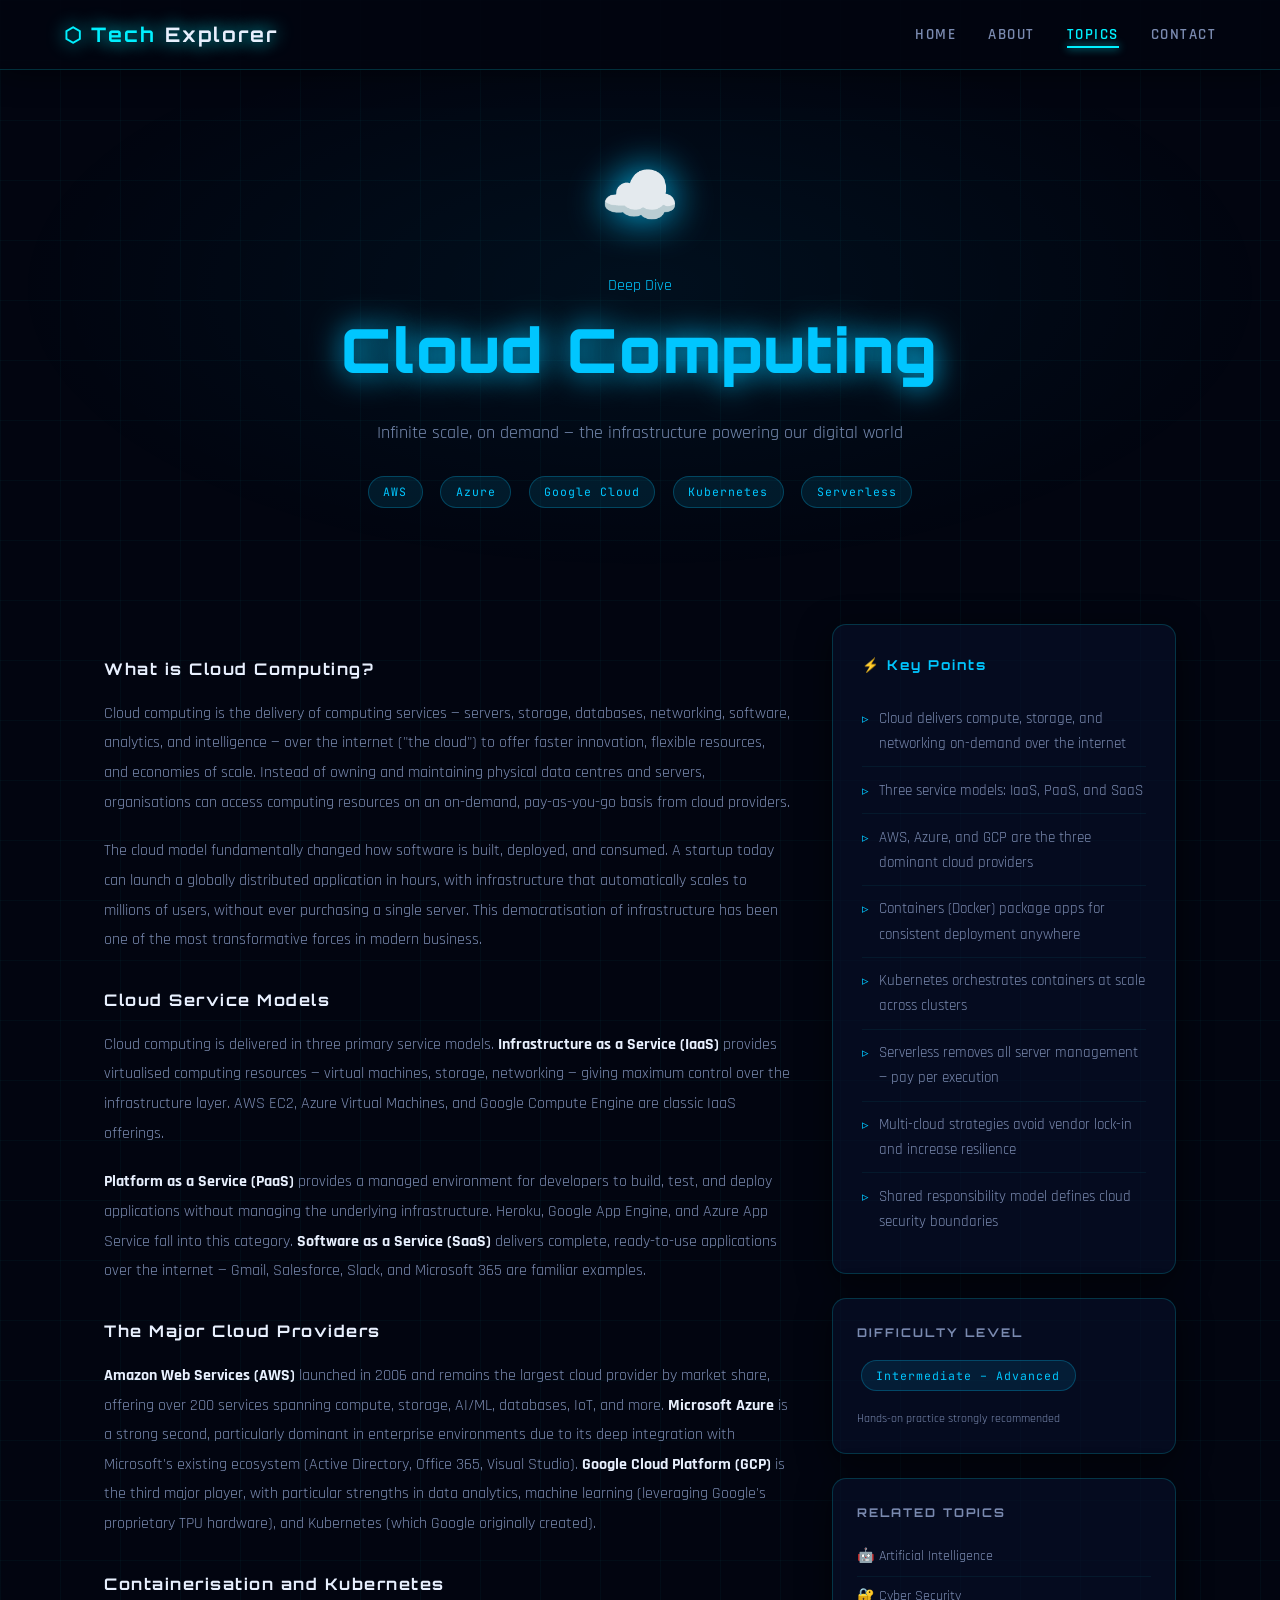
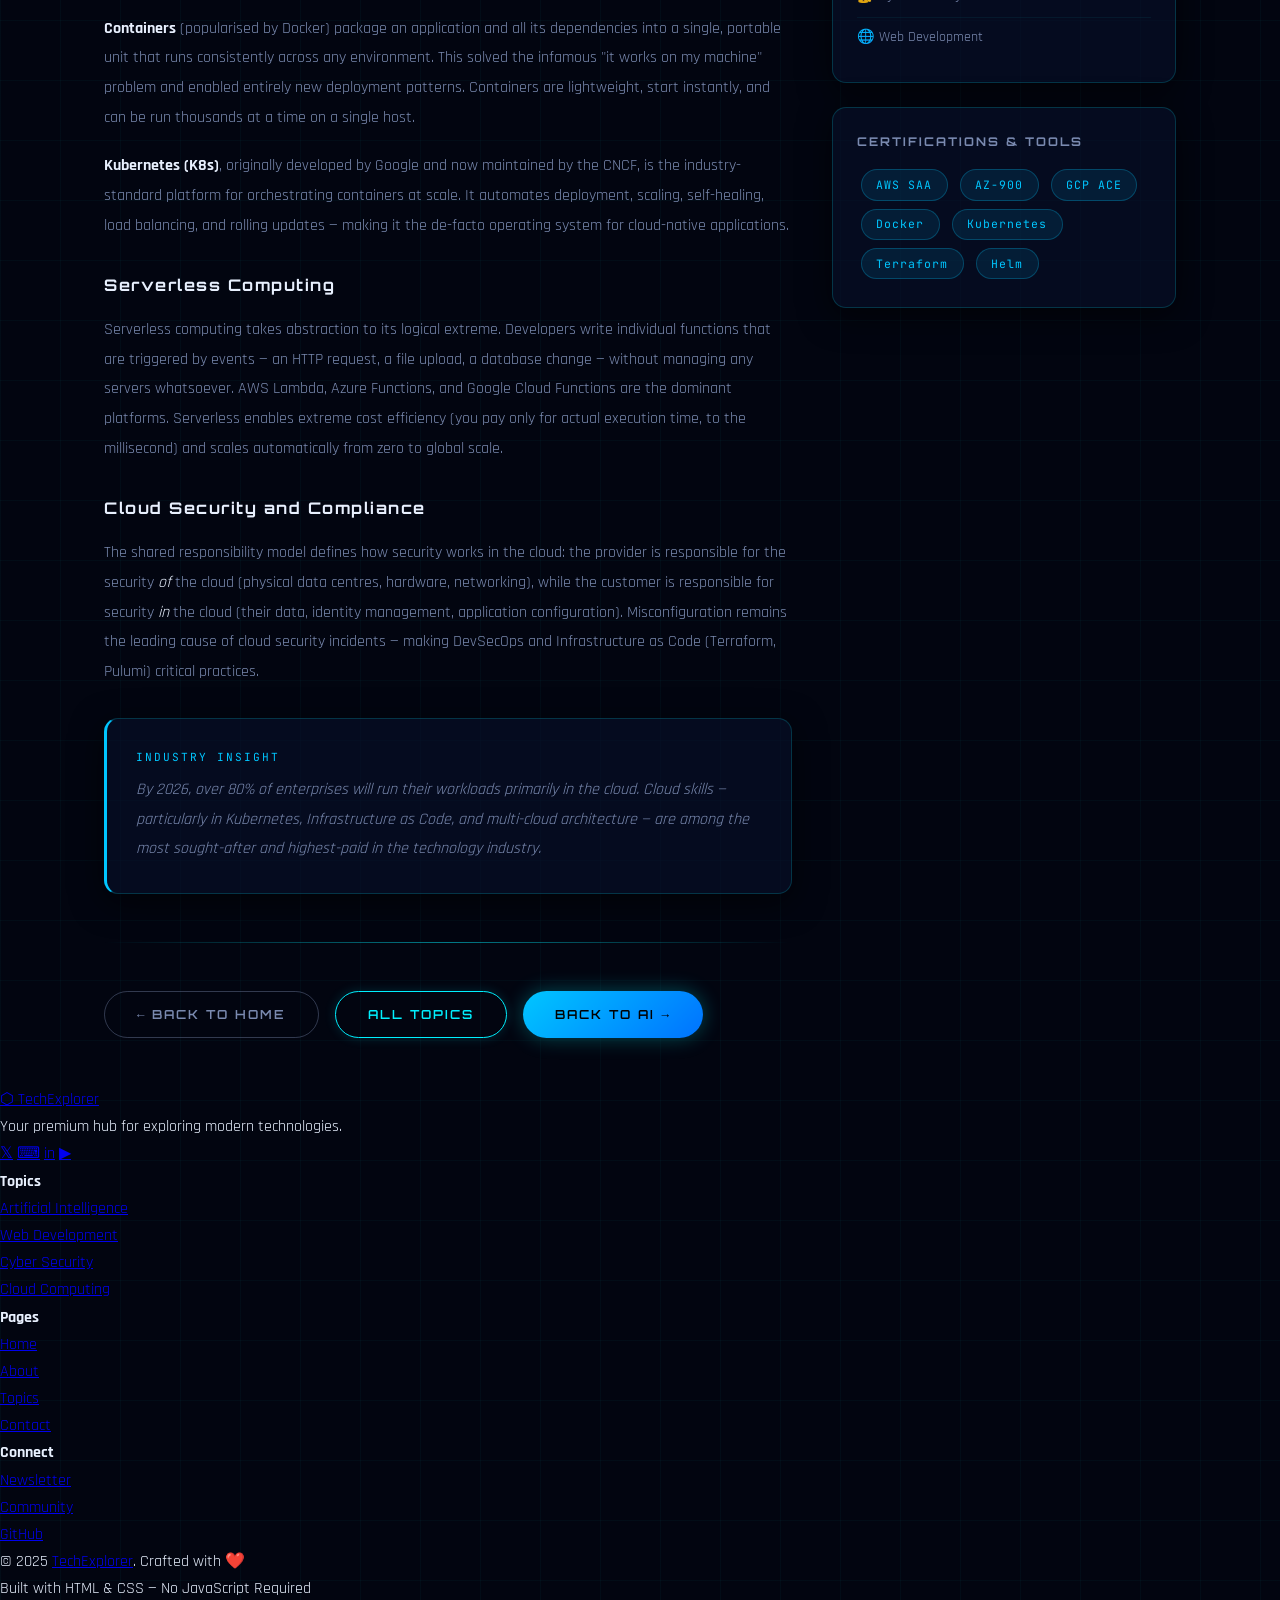
<file: topic-cloud.html>
<!DOCTYPE html>
<html lang="en">
<head>
  <meta charset="UTF-8" />
  <meta name="viewport" content="width=device-width, initial-scale=1.0" />
  <title>Cloud Computing — Tech Explorer</title>
  <meta name="description" content="Learn Cloud Computing — AWS, Azure, Google Cloud, serverless, containers, Kubernetes, and scalable infrastructure." />
  <link rel="stylesheet" href="styles.css" />
  <style>
    .topic-page-title { color: #00c6ff; text-shadow: 0 0 30px #00c6ff; }
    .topic-icon-large { filter: drop-shadow(0 0 20px #00c6ff); }
    .topic-header::before { background: radial-gradient(ellipse at center, rgba(0,198,255,0.06) 0%, transparent 70%); }
    .key-points-card h3 { color: #00c6ff; }
    .key-points-list li::before { color: #00c6ff; }
    .info-badge { background: rgba(0,198,255,0.1); color: #00c6ff; border-color: rgba(0,198,255,0.25); }
    .progress-bar-fill { background: linear-gradient(90deg, #00c6ff, #0072ff); box-shadow: 0 0 10px #00c6ff; }
    .neon-label { color: #00c6ff; }
    .neon-label::before { background: linear-gradient(90deg, transparent, #00c6ff); }
    .neon-label::after  { background: linear-gradient(90deg, #00c6ff, transparent); }
  </style>
</head>
<body>

  <!-- ====================== NAVBAR ====================== -->
  <nav class="navbar">
    <a href="index.html" class="logo">⬡ Tech<span>Explorer</span></a>
    <button class="hamburger" onclick="this.nextElementSibling.classList.toggle('open')" aria-label="Toggle navigation">
      <span></span><span></span><span></span>
    </button>
    <ul class="nav-links">
      <li><a href="index.html">Home</a></li>
      <li><a href="about.html">About</a></li>
      <li><a href="topics.html" class="active">Topics</a></li>
      <li><a href="contact.html">Contact</a></li>
    </ul>
  </nav>

  <!-- ====================== TOPIC HEADER ====================== -->
  <header class="topic-header">
    <span class="topic-icon-large">☁️</span>
    <div class="neon-label">Deep Dive</div>
    <h1 class="topic-page-title">Cloud Computing</h1>
    <p class="topic-tagline">Infinite scale, on demand — the infrastructure powering our digital world</p>
    <div style="display:flex;gap:0.6rem;justify-content:center;flex-wrap:wrap;margin-top:1.5rem;">
      <span class="info-badge">AWS</span>
      <span class="info-badge">Azure</span>
      <span class="info-badge">Google Cloud</span>
      <span class="info-badge">Kubernetes</span>
      <span class="info-badge">Serverless</span>
    </div>
  </header>

  <!-- ====================== CONTENT ====================== -->
  <div class="topic-content-wrapper">

    <!-- Main Body -->
    <main class="topic-body">

      <h3>What is Cloud Computing?</h3>
      <p>
        Cloud computing is the delivery of computing services — servers, storage, databases, networking, software, analytics, and intelligence — over the internet ("the cloud") to offer faster innovation, flexible resources, and economies of scale. Instead of owning and maintaining physical data centres and servers, organisations can access computing resources on an on-demand, pay-as-you-go basis from cloud providers.
      </p>
      <p>
        The cloud model fundamentally changed how software is built, deployed, and consumed. A startup today can launch a globally distributed application in hours, with infrastructure that automatically scales to millions of users, without ever purchasing a single server. This democratisation of infrastructure has been one of the most transformative forces in modern business.
      </p>

      <h3>Cloud Service Models</h3>
      <p>
        Cloud computing is delivered in three primary service models. <strong style="color:var(--text-primary);">Infrastructure as a Service (IaaS)</strong> provides virtualised computing resources — virtual machines, storage, networking — giving maximum control over the infrastructure layer. AWS EC2, Azure Virtual Machines, and Google Compute Engine are classic IaaS offerings.
      </p>
      <p>
        <strong style="color:var(--text-primary);">Platform as a Service (PaaS)</strong> provides a managed environment for developers to build, test, and deploy applications without managing the underlying infrastructure. Heroku, Google App Engine, and Azure App Service fall into this category. <strong style="color:var(--text-primary);">Software as a Service (SaaS)</strong> delivers complete, ready-to-use applications over the internet — Gmail, Salesforce, Slack, and Microsoft 365 are familiar examples.
      </p>

      <h3>The Major Cloud Providers</h3>
      <p>
        <strong style="color:var(--text-primary);">Amazon Web Services (AWS)</strong> launched in 2006 and remains the largest cloud provider by market share, offering over 200 services spanning compute, storage, AI/ML, databases, IoT, and more. <strong style="color:var(--text-primary);">Microsoft Azure</strong> is a strong second, particularly dominant in enterprise environments due to its deep integration with Microsoft's existing ecosystem (Active Directory, Office 365, Visual Studio). <strong style="color:var(--text-primary);">Google Cloud Platform (GCP)</strong> is the third major player, with particular strengths in data analytics, machine learning (leveraging Google's proprietary TPU hardware), and Kubernetes (which Google originally created).
      </p>

      <h3>Containerisation and Kubernetes</h3>
      <p>
        <strong style="color:var(--text-primary);">Containers</strong> (popularised by Docker) package an application and all its dependencies into a single, portable unit that runs consistently across any environment. This solved the infamous "it works on my machine" problem and enabled entirely new deployment patterns. Containers are lightweight, start instantly, and can be run thousands at a time on a single host.
      </p>
      <p>
        <strong style="color:var(--text-primary);">Kubernetes (K8s)</strong>, originally developed by Google and now maintained by the CNCF, is the industry-standard platform for orchestrating containers at scale. It automates deployment, scaling, self-healing, load balancing, and rolling updates — making it the de-facto operating system for cloud-native applications.
      </p>

      <h3>Serverless Computing</h3>
      <p>
        Serverless computing takes abstraction to its logical extreme. Developers write individual functions that are triggered by events — an HTTP request, a file upload, a database change — without managing any servers whatsoever. AWS Lambda, Azure Functions, and Google Cloud Functions are the dominant platforms. Serverless enables extreme cost efficiency (you pay only for actual execution time, to the millisecond) and scales automatically from zero to global scale.
      </p>

      <h3>Cloud Security and Compliance</h3>
      <p>
        The shared responsibility model defines how security works in the cloud: the provider is responsible for the security <em style="color:var(--text-primary);">of</em> the cloud (physical data centres, hardware, networking), while the customer is responsible for security <em style="color:var(--text-primary);">in</em> the cloud (their data, identity management, application configuration). Misconfiguration remains the leading cause of cloud security incidents — making DevSecOps and Infrastructure as Code (Terraform, Pulumi) critical practices.
      </p>

      <div class="glass-card" style="padding:1.8rem;margin-top:2rem;border-left:3px solid #00c6ff;">
        <div style="font-family:var(--font-mono);font-size:0.7rem;color:#00c6ff;letter-spacing:2px;margin-bottom:0.5rem;">INDUSTRY INSIGHT</div>
        <p style="margin:0;font-style:italic;color:var(--text-muted);">By 2026, over 80% of enterprises will run their workloads primarily in the cloud. Cloud skills — particularly in Kubernetes, Infrastructure as Code, and multi-cloud architecture — are among the most sought-after and highest-paid in the technology industry.</p>
      </div>

      <hr class="glow-divider" />

      <div style="display:flex;gap:1rem;flex-wrap:wrap;">
        <a href="index.html" class="btn btn-back">← Back to Home</a>
        <a href="topics.html" class="btn btn-outline">All Topics</a>
        <a href="topic-ai.html" class="btn btn-primary" style="background:linear-gradient(135deg,#00c6ff,#0072ff);">Back to AI →</a>
      </div>

    </main>

    <!-- Sidebar -->
    <aside class="topic-sidebar">

      <div class="glass-card key-points-card">
        <h3>⚡ Key Points</h3>
        <ul class="key-points-list">
          <li>Cloud delivers compute, storage, and networking on-demand over the internet</li>
          <li>Three service models: IaaS, PaaS, and SaaS</li>
          <li>AWS, Azure, and GCP are the three dominant cloud providers</li>
          <li>Containers (Docker) package apps for consistent deployment anywhere</li>
          <li>Kubernetes orchestrates containers at scale across clusters</li>
          <li>Serverless removes all server management — pay per execution</li>
          <li>Multi-cloud strategies avoid vendor lock-in and increase resilience</li>
          <li>Shared responsibility model defines cloud security boundaries</li>
        </ul>
      </div>

      <div class="glass-card info-card">
        <h4>Difficulty Level</h4>
        <span class="info-badge">Intermediate – Advanced</span>
        <div class="progress-bar-wrap" style="margin-top:0.8rem;">
          <div class="progress-bar-fill" style="width:80%;"></div>
        </div>
        <p style="font-size:0.78rem;color:var(--text-muted);margin-top:0.5rem;margin-bottom:0;">Hands-on practice strongly recommended</p>
      </div>

      <div class="glass-card info-card">
        <h4>Related Topics</h4>
        <div>
          <a href="topic-ai.html" style="display:flex;align-items:center;gap:8px;padding:0.5rem 0;text-decoration:none;color:var(--text-muted);font-size:0.88rem;border-bottom:1px solid rgba(0,240,255,0.06);transition:color 0.3s;" onmouseover="this.style.color='var(--cyan)'" onmouseout="this.style.color='var(--text-muted)'">🤖 Artificial Intelligence</a>
          <a href="topic-cybersecurity.html" style="display:flex;align-items:center;gap:8px;padding:0.5rem 0;text-decoration:none;color:var(--text-muted);font-size:0.88rem;border-bottom:1px solid rgba(0,240,255,0.06);transition:color 0.3s;" onmouseover="this.style.color='var(--pink)'" onmouseout="this.style.color='var(--text-muted)'">🔐 Cyber Security</a>
          <a href="topic-webdev.html" style="display:flex;align-items:center;gap:8px;padding:0.5rem 0;text-decoration:none;color:var(--text-muted);font-size:0.88rem;transition:color 0.3s;" onmouseover="this.style.color='#ff7b00'" onmouseout="this.style.color='var(--text-muted)'">🌐 Web Development</a>
        </div>
      </div>

      <div class="glass-card info-card">
        <h4>Certifications & Tools</h4>
        <div>
          <span class="info-badge">AWS SAA</span>
          <span class="info-badge">AZ-900</span>
          <span class="info-badge">GCP ACE</span>
          <span class="info-badge">Docker</span>
          <span class="info-badge">Kubernetes</span>
          <span class="info-badge">Terraform</span>
          <span class="info-badge">Helm</span>
        </div>
      </div>

    </aside>
  </div>

  <!-- ====================== FOOTER ====================== -->
  <footer class="footer">
    <div class="footer-grid">
      <div class="footer-brand">
        <a href="index.html" class="logo">⬡ TechExplorer</a>
        <p>Your premium hub for exploring modern technologies.</p>
        <div class="social-links">
          <a href="#" class="social-link">𝕏</a>
          <a href="#" class="social-link">⌨</a>
          <a href="#" class="social-link">in</a>
          <a href="#" class="social-link">▶</a>
        </div>
      </div>
      <div class="footer-col"><h4>Topics</h4><ul>
        <li><a href="topic-ai.html">Artificial Intelligence</a></li>
        <li><a href="topic-webdev.html">Web Development</a></li>
        <li><a href="topic-cybersecurity.html">Cyber Security</a></li>
        <li><a href="topic-cloud.html">Cloud Computing</a></li>
      </ul></div>
      <div class="footer-col"><h4>Pages</h4><ul>
        <li><a href="index.html">Home</a></li>
        <li><a href="about.html">About</a></li>
        <li><a href="topics.html">Topics</a></li>
        <li><a href="contact.html">Contact</a></li>
      </ul></div>
      <div class="footer-col"><h4>Connect</h4><ul>
        <li><a href="#">Newsletter</a></li>
        <li><a href="#">Community</a></li>
        <li><a href="#">GitHub</a></li>
      </ul></div>
    </div>
    <div class="footer-bottom">
      <p>© 2025 <a href="index.html">TechExplorer</a>. Crafted with ❤️</p>
      <p>Built with HTML & CSS — No JavaScript Required</p>
    </div>
  </footer>

</body>
</html>
</file>
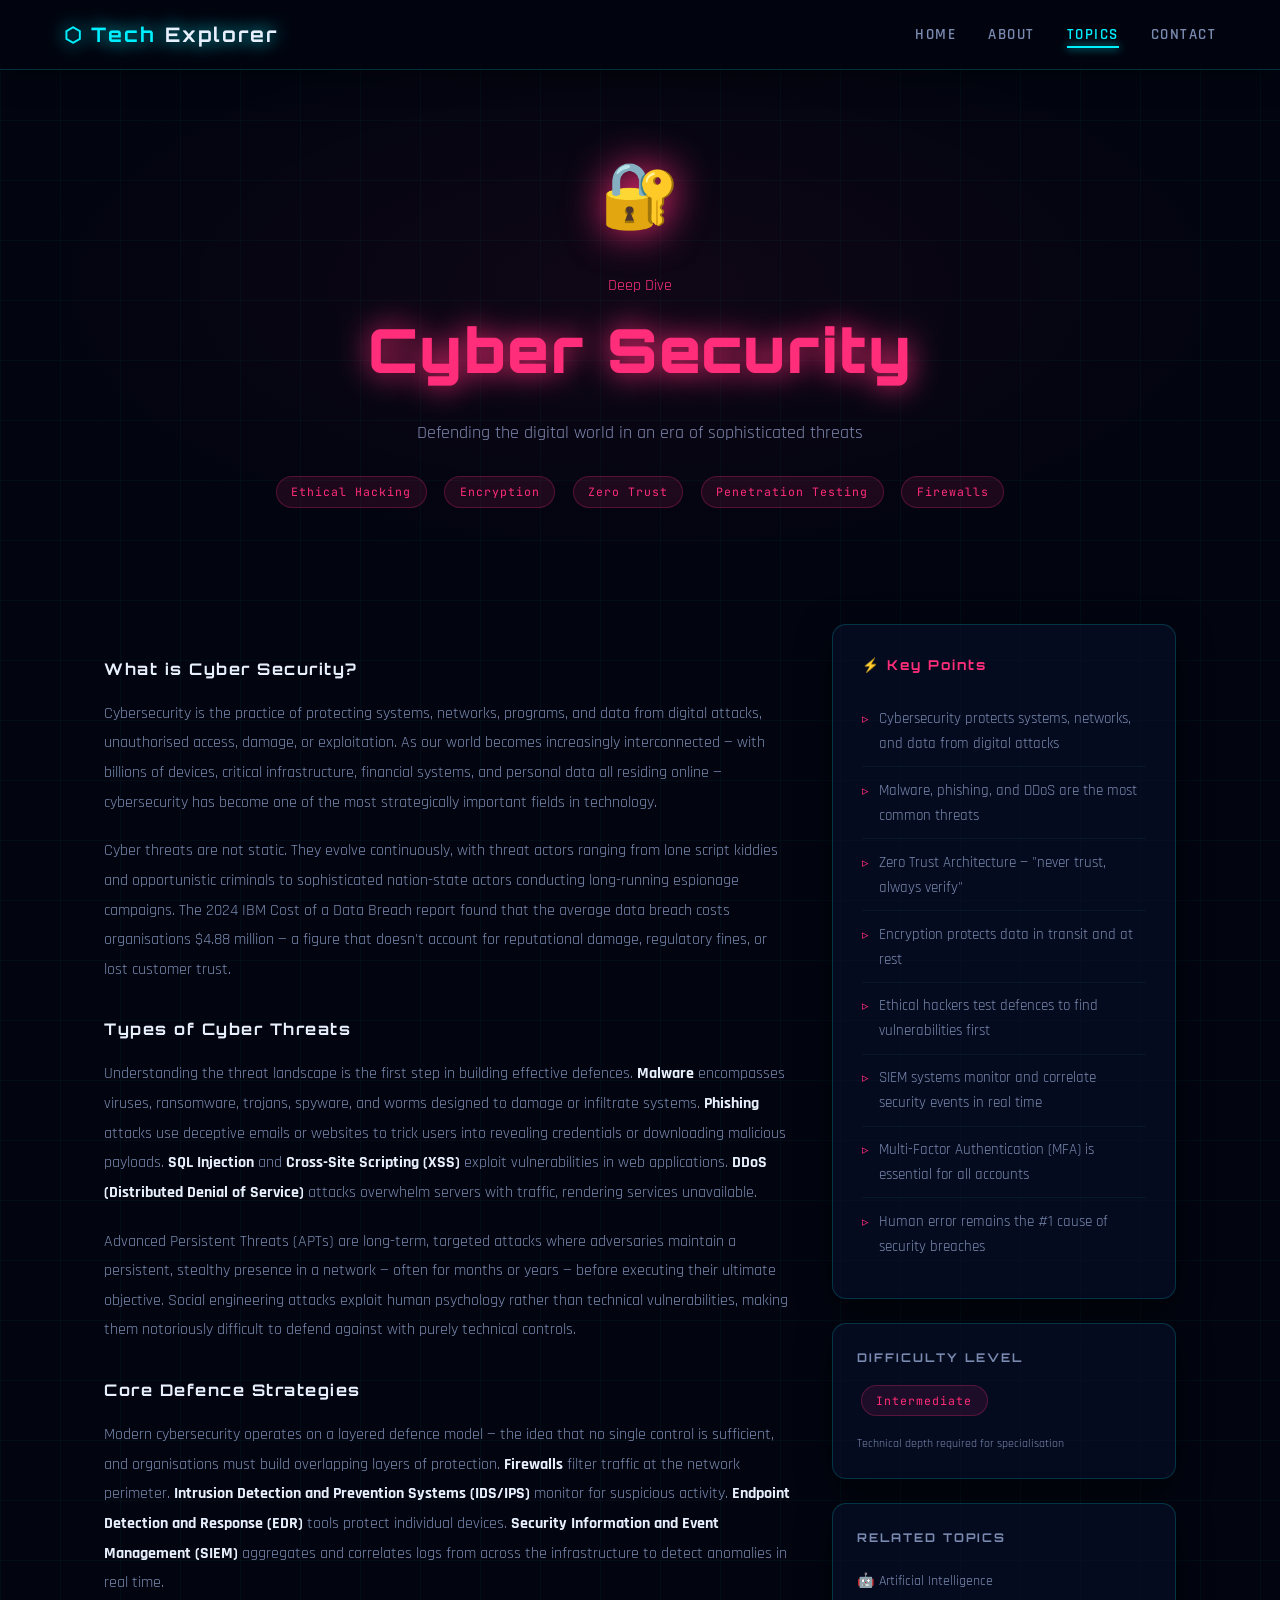
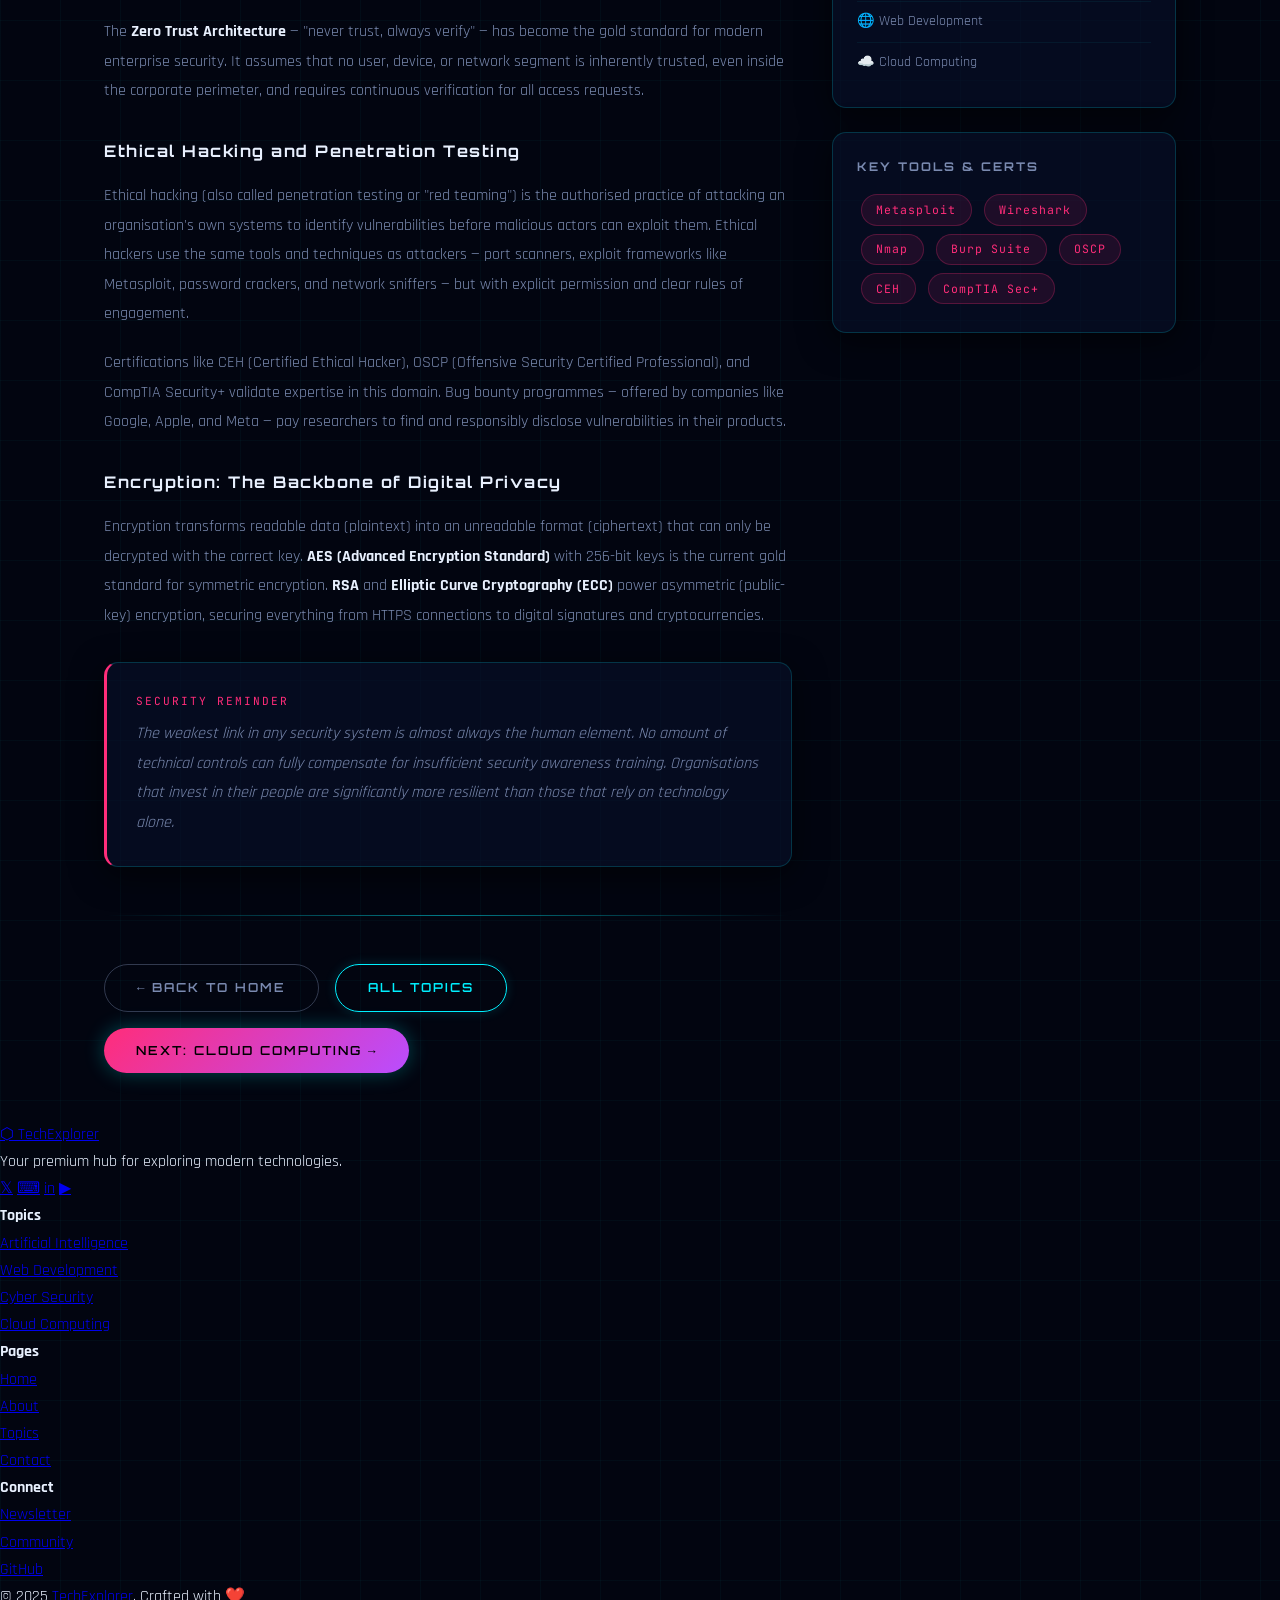
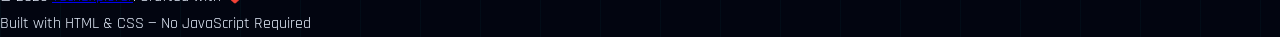
<file: topic-cybersecurity.html>
<!DOCTYPE html>
<html lang="en">
<head>
  <meta charset="UTF-8" />
  <meta name="viewport" content="width=device-width, initial-scale=1.0" />
  <title>Cyber Security — Tech Explorer</title>
  <meta name="description" content="Explore Cyber Security — ethical hacking, encryption, firewalls, zero-trust, penetration testing, and digital defence strategies." />
  <link rel="stylesheet" href="styles.css" />
  <style>
    .topic-page-title { color: #ff2d7a; text-shadow: 0 0 30px #ff2d7a; }
    .topic-icon-large { filter: drop-shadow(0 0 20px #ff2d7a); }
    .topic-header::before { background: radial-gradient(ellipse at center, rgba(255,45,122,0.06) 0%, transparent 70%); }
    .key-points-card h3 { color: #ff2d7a; }
    .key-points-list li::before { color: #ff2d7a; }
    .info-badge { background: rgba(255,45,122,0.1); color: #ff2d7a; border-color: rgba(255,45,122,0.25); }
    .progress-bar-fill { background: linear-gradient(90deg, #ff2d7a, #b94dff); box-shadow: 0 0 10px #ff2d7a; }
    .neon-label { color: #ff2d7a; }
    .neon-label::before { background: linear-gradient(90deg, transparent, #ff2d7a); }
    .neon-label::after  { background: linear-gradient(90deg, #ff2d7a, transparent); }
  </style>
</head>
<body>

  <!-- ====================== NAVBAR ====================== -->
  <nav class="navbar">
    <a href="index.html" class="logo">⬡ Tech<span>Explorer</span></a>
    <button class="hamburger" onclick="this.nextElementSibling.classList.toggle('open')" aria-label="Toggle navigation">
      <span></span><span></span><span></span>
    </button>
    <ul class="nav-links">
      <li><a href="index.html">Home</a></li>
      <li><a href="about.html">About</a></li>
      <li><a href="topics.html" class="active">Topics</a></li>
      <li><a href="contact.html">Contact</a></li>
    </ul>
  </nav>

  <!-- ====================== TOPIC HEADER ====================== -->
  <header class="topic-header">
    <span class="topic-icon-large">🔐</span>
    <div class="neon-label">Deep Dive</div>
    <h1 class="topic-page-title">Cyber Security</h1>
    <p class="topic-tagline">Defending the digital world in an era of sophisticated threats</p>
    <div style="display:flex;gap:0.6rem;justify-content:center;flex-wrap:wrap;margin-top:1.5rem;">
      <span class="info-badge">Ethical Hacking</span>
      <span class="info-badge">Encryption</span>
      <span class="info-badge">Zero Trust</span>
      <span class="info-badge">Penetration Testing</span>
      <span class="info-badge">Firewalls</span>
    </div>
  </header>

  <!-- ====================== CONTENT ====================== -->
  <div class="topic-content-wrapper">

    <!-- Main Body -->
    <main class="topic-body">

      <h3>What is Cyber Security?</h3>
      <p>
        Cybersecurity is the practice of protecting systems, networks, programs, and data from digital attacks, unauthorised access, damage, or exploitation. As our world becomes increasingly interconnected — with billions of devices, critical infrastructure, financial systems, and personal data all residing online — cybersecurity has become one of the most strategically important fields in technology.
      </p>
      <p>
        Cyber threats are not static. They evolve continuously, with threat actors ranging from lone script kiddies and opportunistic criminals to sophisticated nation-state actors conducting long-running espionage campaigns. The 2024 IBM Cost of a Data Breach report found that the average data breach costs organisations $4.88 million — a figure that doesn't account for reputational damage, regulatory fines, or lost customer trust.
      </p>

      <h3>Types of Cyber Threats</h3>
      <p>
        Understanding the threat landscape is the first step in building effective defences. <strong style="color:var(--text-primary);">Malware</strong> encompasses viruses, ransomware, trojans, spyware, and worms designed to damage or infiltrate systems. <strong style="color:var(--text-primary);">Phishing</strong> attacks use deceptive emails or websites to trick users into revealing credentials or downloading malicious payloads. <strong style="color:var(--text-primary);">SQL Injection</strong> and <strong style="color:var(--text-primary);">Cross-Site Scripting (XSS)</strong> exploit vulnerabilities in web applications. <strong style="color:var(--text-primary);">DDoS (Distributed Denial of Service)</strong> attacks overwhelm servers with traffic, rendering services unavailable.
      </p>
      <p>
        Advanced Persistent Threats (APTs) are long-term, targeted attacks where adversaries maintain a persistent, stealthy presence in a network — often for months or years — before executing their ultimate objective. Social engineering attacks exploit human psychology rather than technical vulnerabilities, making them notoriously difficult to defend against with purely technical controls.
      </p>

      <h3>Core Defence Strategies</h3>
      <p>
        Modern cybersecurity operates on a layered defence model — the idea that no single control is sufficient, and organisations must build overlapping layers of protection. <strong style="color:var(--text-primary);">Firewalls</strong> filter traffic at the network perimeter. <strong style="color:var(--text-primary);">Intrusion Detection and Prevention Systems (IDS/IPS)</strong> monitor for suspicious activity. <strong style="color:var(--text-primary);">Endpoint Detection and Response (EDR)</strong> tools protect individual devices. <strong style="color:var(--text-primary);">Security Information and Event Management (SIEM)</strong> aggregates and correlates logs from across the infrastructure to detect anomalies in real time.
      </p>
      <p>
        The <strong style="color:var(--text-primary);">Zero Trust Architecture</strong> — "never trust, always verify" — has become the gold standard for modern enterprise security. It assumes that no user, device, or network segment is inherently trusted, even inside the corporate perimeter, and requires continuous verification for all access requests.
      </p>

      <h3>Ethical Hacking and Penetration Testing</h3>
      <p>
        Ethical hacking (also called penetration testing or "red teaming") is the authorised practice of attacking an organisation's own systems to identify vulnerabilities before malicious actors can exploit them. Ethical hackers use the same tools and techniques as attackers — port scanners, exploit frameworks like Metasploit, password crackers, and network sniffers — but with explicit permission and clear rules of engagement.
      </p>
      <p>
        Certifications like CEH (Certified Ethical Hacker), OSCP (Offensive Security Certified Professional), and CompTIA Security+ validate expertise in this domain. Bug bounty programmes — offered by companies like Google, Apple, and Meta — pay researchers to find and responsibly disclose vulnerabilities in their products.
      </p>

      <h3>Encryption: The Backbone of Digital Privacy</h3>
      <p>
        Encryption transforms readable data (plaintext) into an unreadable format (ciphertext) that can only be decrypted with the correct key. <strong style="color:var(--text-primary);">AES (Advanced Encryption Standard)</strong> with 256-bit keys is the current gold standard for symmetric encryption. <strong style="color:var(--text-primary);">RSA</strong> and <strong style="color:var(--text-primary);">Elliptic Curve Cryptography (ECC)</strong> power asymmetric (public-key) encryption, securing everything from HTTPS connections to digital signatures and cryptocurrencies.
      </p>

      <div class="glass-card" style="padding:1.8rem;margin-top:2rem;border-left:3px solid #ff2d7a;">
        <div style="font-family:var(--font-mono);font-size:0.7rem;color:#ff2d7a;letter-spacing:2px;margin-bottom:0.5rem;">SECURITY REMINDER</div>
        <p style="margin:0;font-style:italic;color:var(--text-muted);">The weakest link in any security system is almost always the human element. No amount of technical controls can fully compensate for insufficient security awareness training. Organisations that invest in their people are significantly more resilient than those that rely on technology alone.</p>
      </div>

      <hr class="glow-divider" />

      <div style="display:flex;gap:1rem;flex-wrap:wrap;">
        <a href="index.html" class="btn btn-back">← Back to Home</a>
        <a href="topics.html" class="btn btn-outline">All Topics</a>
        <a href="topic-cloud.html" class="btn btn-primary" style="background:linear-gradient(135deg,#ff2d7a,#b94dff);">Next: Cloud Computing →</a>
      </div>

    </main>

    <!-- Sidebar -->
    <aside class="topic-sidebar">

      <div class="glass-card key-points-card">
        <h3>⚡ Key Points</h3>
        <ul class="key-points-list">
          <li>Cybersecurity protects systems, networks, and data from digital attacks</li>
          <li>Malware, phishing, and DDoS are the most common threats</li>
          <li>Zero Trust Architecture — "never trust, always verify"</li>
          <li>Encryption protects data in transit and at rest</li>
          <li>Ethical hackers test defences to find vulnerabilities first</li>
          <li>SIEM systems monitor and correlate security events in real time</li>
          <li>Multi-Factor Authentication (MFA) is essential for all accounts</li>
          <li>Human error remains the #1 cause of security breaches</li>
        </ul>
      </div>

      <div class="glass-card info-card">
        <h4>Difficulty Level</h4>
        <span class="info-badge">Intermediate</span>
        <div class="progress-bar-wrap" style="margin-top:0.8rem;">
          <div class="progress-bar-fill" style="width:70%;"></div>
        </div>
        <p style="font-size:0.78rem;color:var(--text-muted);margin-top:0.5rem;margin-bottom:0;">Technical depth required for specialisation</p>
      </div>

      <div class="glass-card info-card">
        <h4>Related Topics</h4>
        <div>
          <a href="topic-ai.html" style="display:flex;align-items:center;gap:8px;padding:0.5rem 0;text-decoration:none;color:var(--text-muted);font-size:0.88rem;border-bottom:1px solid rgba(0,240,255,0.06);transition:color 0.3s;" onmouseover="this.style.color='var(--cyan)'" onmouseout="this.style.color='var(--text-muted)'">🤖 Artificial Intelligence</a>
          <a href="topic-webdev.html" style="display:flex;align-items:center;gap:8px;padding:0.5rem 0;text-decoration:none;color:var(--text-muted);font-size:0.88rem;border-bottom:1px solid rgba(0,240,255,0.06);transition:color 0.3s;" onmouseover="this.style.color='#ff7b00'" onmouseout="this.style.color='var(--text-muted)'">🌐 Web Development</a>
          <a href="topic-cloud.html" style="display:flex;align-items:center;gap:8px;padding:0.5rem 0;text-decoration:none;color:var(--text-muted);font-size:0.88rem;transition:color 0.3s;" onmouseover="this.style.color='#00c6ff'" onmouseout="this.style.color='var(--text-muted)'">☁️ Cloud Computing</a>
        </div>
      </div>

      <div class="glass-card info-card">
        <h4>Key Tools & Certs</h4>
        <div>
          <span class="info-badge">Metasploit</span>
          <span class="info-badge">Wireshark</span>
          <span class="info-badge">Nmap</span>
          <span class="info-badge">Burp Suite</span>
          <span class="info-badge">OSCP</span>
          <span class="info-badge">CEH</span>
          <span class="info-badge">CompTIA Sec+</span>
        </div>
      </div>

    </aside>
  </div>

  <!-- ====================== FOOTER ====================== -->
  <footer class="footer">
    <div class="footer-grid">
      <div class="footer-brand">
        <a href="index.html" class="logo">⬡ TechExplorer</a>
        <p>Your premium hub for exploring modern technologies.</p>
        <div class="social-links">
          <a href="#" class="social-link">𝕏</a>
          <a href="#" class="social-link">⌨</a>
          <a href="#" class="social-link">in</a>
          <a href="#" class="social-link">▶</a>
        </div>
      </div>
      <div class="footer-col"><h4>Topics</h4><ul>
        <li><a href="topic-ai.html">Artificial Intelligence</a></li>
        <li><a href="topic-webdev.html">Web Development</a></li>
        <li><a href="topic-cybersecurity.html">Cyber Security</a></li>
        <li><a href="topic-cloud.html">Cloud Computing</a></li>
      </ul></div>
      <div class="footer-col"><h4>Pages</h4><ul>
        <li><a href="index.html">Home</a></li>
        <li><a href="about.html">About</a></li>
        <li><a href="topics.html">Topics</a></li>
        <li><a href="contact.html">Contact</a></li>
      </ul></div>
      <div class="footer-col"><h4>Connect</h4><ul>
        <li><a href="#">Newsletter</a></li>
        <li><a href="#">Community</a></li>
        <li><a href="#">GitHub</a></li>
      </ul></div>
    </div>
    <div class="footer-bottom">
      <p>© 2025 <a href="index.html">TechExplorer</a>. Crafted with ❤️</p>
      <p>Built with HTML & CSS — No JavaScript Required</p>
    </div>
  </footer>

</body>
</html>
</file>
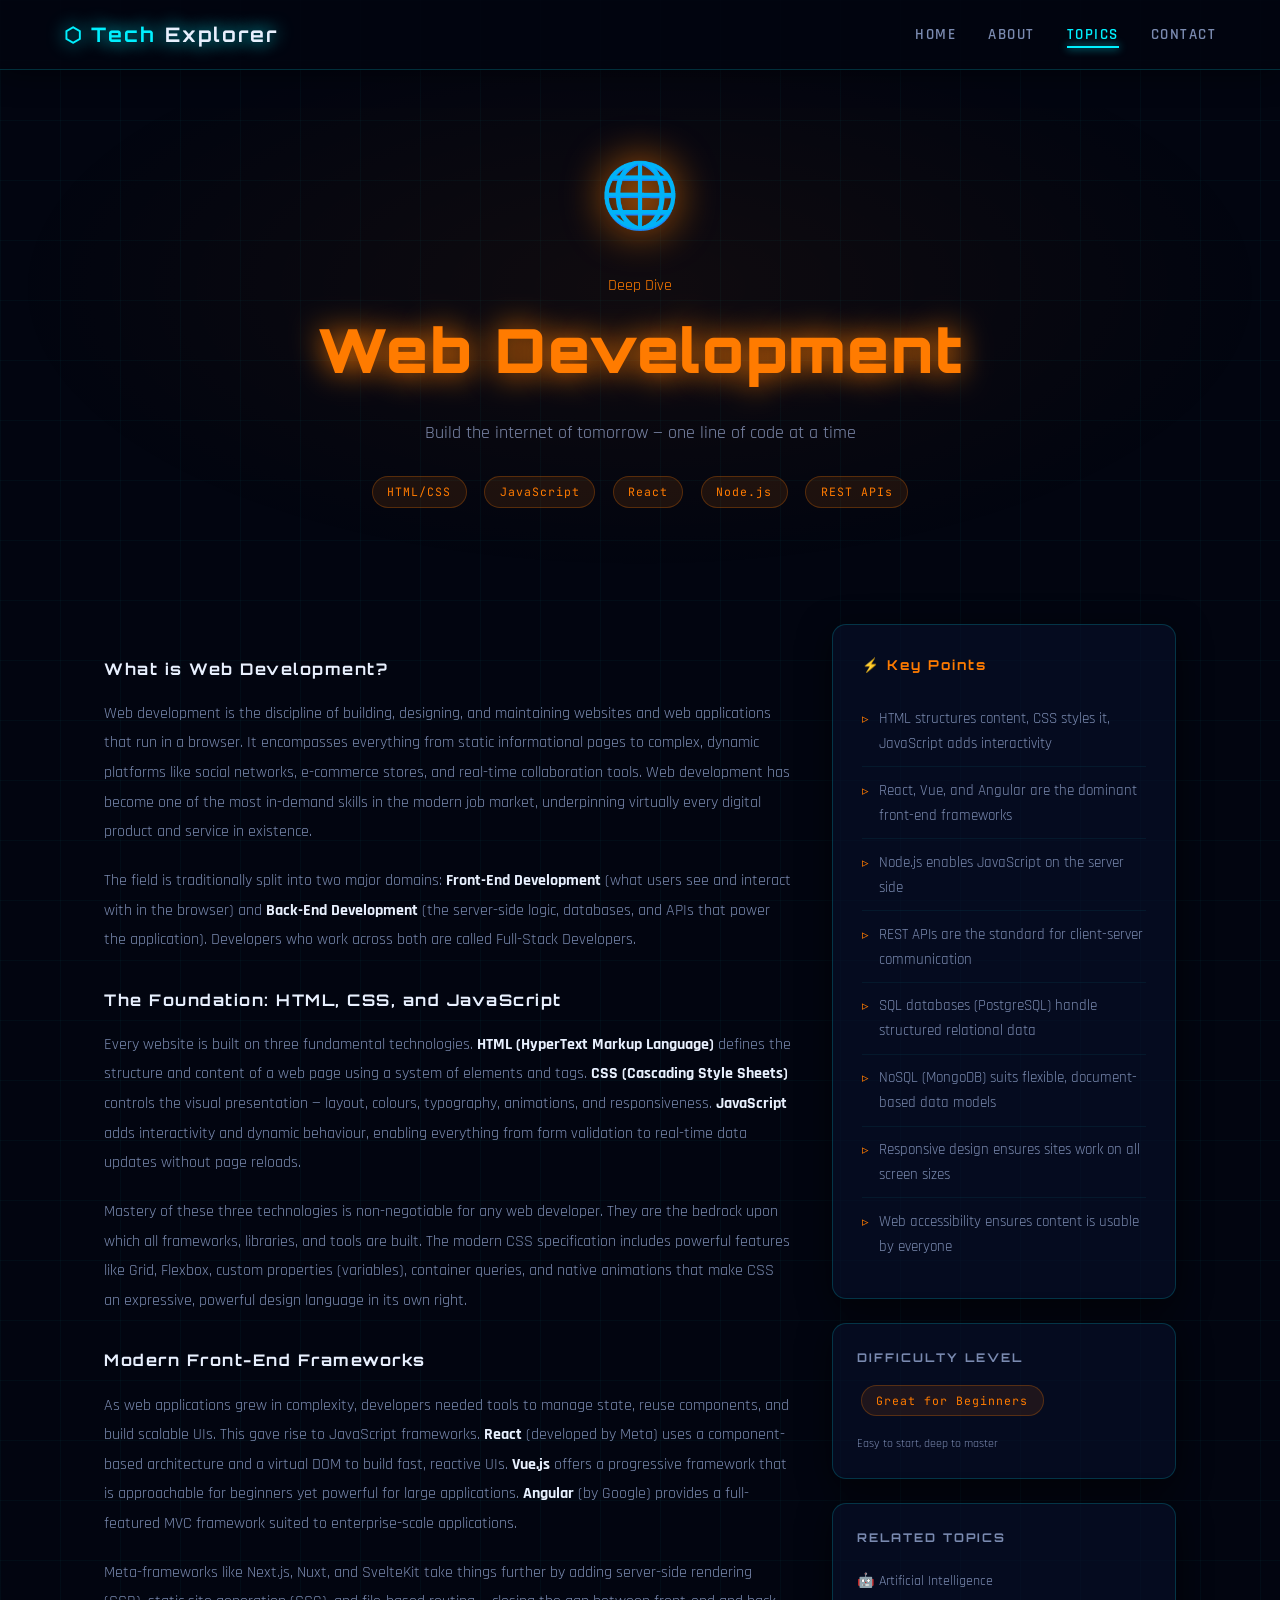
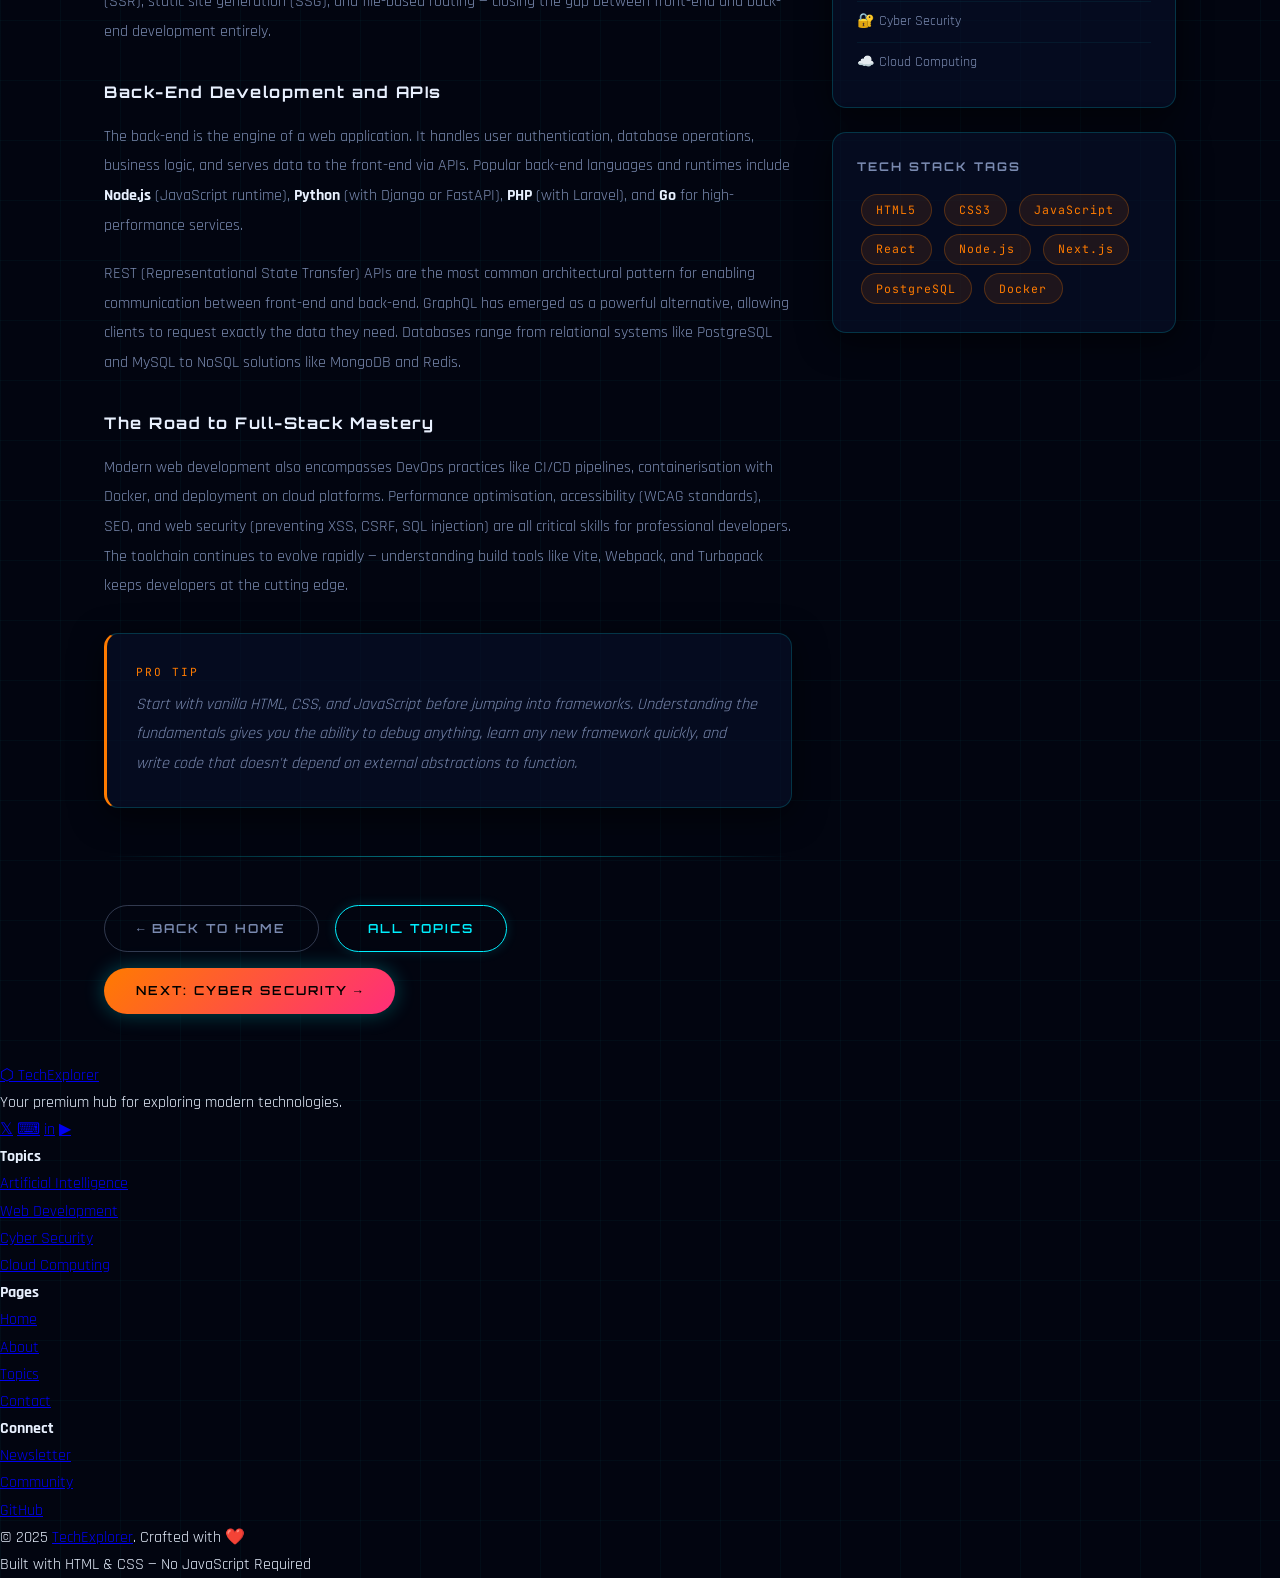
<file: topic-webdev.html>
<!DOCTYPE html>
<html lang="en">
<head>
  <meta charset="UTF-8" />
  <meta name="viewport" content="width=device-width, initial-scale=1.0" />
  <title>Web Development — Tech Explorer</title>
  <meta name="description" content="Learn Web Development — HTML, CSS, JavaScript, React, Node.js, REST APIs, and the full-stack ecosystem." />
  <link rel="stylesheet" href="styles.css" />
  <style>
    .topic-page-title { color: #ff7b00; text-shadow: 0 0 30px #ff7b00; }
    .topic-icon-large { filter: drop-shadow(0 0 20px #ff7b00); }
    .topic-header::before { background: radial-gradient(ellipse at center, rgba(255,123,0,0.06) 0%, transparent 70%); }
    .key-points-card h3 { color: #ff7b00; }
    .key-points-list li::before { color: #ff7b00; }
    .info-badge { background: rgba(255,123,0,0.1); color: #ff7b00; border-color: rgba(255,123,0,0.25); }
    .progress-bar-fill { background: linear-gradient(90deg, #ff7b00, #ff2d7a); box-shadow: 0 0 10px #ff7b00; }
  </style>
</head>
<body>

  <!-- ====================== NAVBAR ====================== -->
  <nav class="navbar">
    <a href="index.html" class="logo">⬡ Tech<span>Explorer</span></a>
    <button class="hamburger" onclick="this.nextElementSibling.classList.toggle('open')" aria-label="Toggle navigation">
      <span></span><span></span><span></span>
    </button>
    <ul class="nav-links">
      <li><a href="index.html">Home</a></li>
      <li><a href="about.html">About</a></li>
      <li><a href="topics.html" class="active">Topics</a></li>
      <li><a href="contact.html">Contact</a></li>
    </ul>
  </nav>

  <!-- ====================== TOPIC HEADER ====================== -->
  <header class="topic-header">
    <span class="topic-icon-large">🌐</span>
    <div class="neon-label" style="color:#ff7b00;">Deep Dive</div>
    <h1 class="topic-page-title">Web Development</h1>
    <p class="topic-tagline">Build the internet of tomorrow — one line of code at a time</p>
    <div style="display:flex;gap:0.6rem;justify-content:center;flex-wrap:wrap;margin-top:1.5rem;">
      <span class="info-badge">HTML/CSS</span>
      <span class="info-badge">JavaScript</span>
      <span class="info-badge">React</span>
      <span class="info-badge">Node.js</span>
      <span class="info-badge">REST APIs</span>
    </div>
  </header>

  <!-- ====================== CONTENT ====================== -->
  <div class="topic-content-wrapper">

    <!-- Main Body -->
    <main class="topic-body">

      <h3>What is Web Development?</h3>
      <p>
        Web development is the discipline of building, designing, and maintaining websites and web applications that run in a browser. It encompasses everything from static informational pages to complex, dynamic platforms like social networks, e-commerce stores, and real-time collaboration tools. Web development has become one of the most in-demand skills in the modern job market, underpinning virtually every digital product and service in existence.
      </p>
      <p>
        The field is traditionally split into two major domains: <strong style="color:var(--text-primary);">Front-End Development</strong> (what users see and interact with in the browser) and <strong style="color:var(--text-primary);">Back-End Development</strong> (the server-side logic, databases, and APIs that power the application). Developers who work across both are called Full-Stack Developers.
      </p>

      <h3>The Foundation: HTML, CSS, and JavaScript</h3>
      <p>
        Every website is built on three fundamental technologies. <strong style="color:var(--text-primary);">HTML (HyperText Markup Language)</strong> defines the structure and content of a web page using a system of elements and tags. <strong style="color:var(--text-primary);">CSS (Cascading Style Sheets)</strong> controls the visual presentation — layout, colours, typography, animations, and responsiveness. <strong style="color:var(--text-primary);">JavaScript</strong> adds interactivity and dynamic behaviour, enabling everything from form validation to real-time data updates without page reloads.
      </p>
      <p>
        Mastery of these three technologies is non-negotiable for any web developer. They are the bedrock upon which all frameworks, libraries, and tools are built. The modern CSS specification includes powerful features like Grid, Flexbox, custom properties (variables), container queries, and native animations that make CSS an expressive, powerful design language in its own right.
      </p>

      <h3>Modern Front-End Frameworks</h3>
      <p>
        As web applications grew in complexity, developers needed tools to manage state, reuse components, and build scalable UIs. This gave rise to JavaScript frameworks. <strong style="color:var(--text-primary);">React</strong> (developed by Meta) uses a component-based architecture and a virtual DOM to build fast, reactive UIs. <strong style="color:var(--text-primary);">Vue.js</strong> offers a progressive framework that is approachable for beginners yet powerful for large applications. <strong style="color:var(--text-primary);">Angular</strong> (by Google) provides a full-featured MVC framework suited to enterprise-scale applications.
      </p>
      <p>
        Meta-frameworks like Next.js, Nuxt, and SvelteKit take things further by adding server-side rendering (SSR), static site generation (SSG), and file-based routing — closing the gap between front-end and back-end development entirely.
      </p>

      <h3>Back-End Development and APIs</h3>
      <p>
        The back-end is the engine of a web application. It handles user authentication, database operations, business logic, and serves data to the front-end via APIs. Popular back-end languages and runtimes include <strong style="color:var(--text-primary);">Node.js</strong> (JavaScript runtime), <strong style="color:var(--text-primary);">Python</strong> (with Django or FastAPI), <strong style="color:var(--text-primary);">PHP</strong> (with Laravel), and <strong style="color:var(--text-primary);">Go</strong> for high-performance services.
      </p>
      <p>
        REST (Representational State Transfer) APIs are the most common architectural pattern for enabling communication between front-end and back-end. GraphQL has emerged as a powerful alternative, allowing clients to request exactly the data they need. Databases range from relational systems like PostgreSQL and MySQL to NoSQL solutions like MongoDB and Redis.
      </p>

      <h3>The Road to Full-Stack Mastery</h3>
      <p>
        Modern web development also encompasses DevOps practices like CI/CD pipelines, containerisation with Docker, and deployment on cloud platforms. Performance optimisation, accessibility (WCAG standards), SEO, and web security (preventing XSS, CSRF, SQL injection) are all critical skills for professional developers. The toolchain continues to evolve rapidly — understanding build tools like Vite, Webpack, and Turbopack keeps developers at the cutting edge.
      </p>

      <div class="glass-card" style="padding:1.8rem;margin-top:2rem;border-left:3px solid #ff7b00;">
        <div style="font-family:var(--font-mono);font-size:0.7rem;color:#ff7b00;letter-spacing:2px;margin-bottom:0.5rem;">PRO TIP</div>
        <p style="margin:0;font-style:italic;color:var(--text-muted);">Start with vanilla HTML, CSS, and JavaScript before jumping into frameworks. Understanding the fundamentals gives you the ability to debug anything, learn any new framework quickly, and write code that doesn't depend on external abstractions to function.</p>
      </div>

      <hr class="glow-divider" />

      <div style="display:flex;gap:1rem;flex-wrap:wrap;">
        <a href="index.html" class="btn btn-back">← Back to Home</a>
        <a href="topics.html" class="btn btn-outline">All Topics</a>
        <a href="topic-cybersecurity.html" class="btn btn-primary" style="background:linear-gradient(135deg,#ff7b00,#ff2d7a);">Next: Cyber Security →</a>
      </div>

    </main>

    <!-- Sidebar -->
    <aside class="topic-sidebar">

      <div class="glass-card key-points-card">
        <h3>⚡ Key Points</h3>
        <ul class="key-points-list">
          <li>HTML structures content, CSS styles it, JavaScript adds interactivity</li>
          <li>React, Vue, and Angular are the dominant front-end frameworks</li>
          <li>Node.js enables JavaScript on the server side</li>
          <li>REST APIs are the standard for client-server communication</li>
          <li>SQL databases (PostgreSQL) handle structured relational data</li>
          <li>NoSQL (MongoDB) suits flexible, document-based data models</li>
          <li>Responsive design ensures sites work on all screen sizes</li>
          <li>Web accessibility ensures content is usable by everyone</li>
        </ul>
      </div>

      <div class="glass-card info-card">
        <h4>Difficulty Level</h4>
        <span class="info-badge">Great for Beginners</span>
        <div class="progress-bar-wrap" style="margin-top:0.8rem;">
          <div class="progress-bar-fill" style="width:45%;"></div>
        </div>
        <p style="font-size:0.78rem;color:var(--text-muted);margin-top:0.5rem;margin-bottom:0;">Easy to start, deep to master</p>
      </div>

      <div class="glass-card info-card">
        <h4>Related Topics</h4>
        <div>
          <a href="topic-ai.html" style="display:flex;align-items:center;gap:8px;padding:0.5rem 0;text-decoration:none;color:var(--text-muted);font-size:0.88rem;border-bottom:1px solid rgba(0,240,255,0.06);transition:color 0.3s;" onmouseover="this.style.color='var(--cyan)'" onmouseout="this.style.color='var(--text-muted)'">🤖 Artificial Intelligence</a>
          <a href="topic-cybersecurity.html" style="display:flex;align-items:center;gap:8px;padding:0.5rem 0;text-decoration:none;color:var(--text-muted);font-size:0.88rem;border-bottom:1px solid rgba(0,240,255,0.06);transition:color 0.3s;" onmouseover="this.style.color='var(--pink)'" onmouseout="this.style.color='var(--text-muted)'">🔐 Cyber Security</a>
          <a href="topic-cloud.html" style="display:flex;align-items:center;gap:8px;padding:0.5rem 0;text-decoration:none;color:var(--text-muted);font-size:0.88rem;transition:color 0.3s;" onmouseover="this.style.color='#00c6ff'" onmouseout="this.style.color='var(--text-muted)'">☁️ Cloud Computing</a>
        </div>
      </div>

      <div class="glass-card info-card">
        <h4>Tech Stack Tags</h4>
        <div>
          <span class="info-badge">HTML5</span>
          <span class="info-badge">CSS3</span>
          <span class="info-badge">JavaScript</span>
          <span class="info-badge">React</span>
          <span class="info-badge">Node.js</span>
          <span class="info-badge">Next.js</span>
          <span class="info-badge">PostgreSQL</span>
          <span class="info-badge">Docker</span>
        </div>
      </div>

    </aside>
  </div>

  <!-- ====================== FOOTER ====================== -->
  <footer class="footer">
    <div class="footer-grid">
      <div class="footer-brand">
        <a href="index.html" class="logo">⬡ TechExplorer</a>
        <p>Your premium hub for exploring modern technologies.</p>
        <div class="social-links">
          <a href="#" class="social-link">𝕏</a>
          <a href="#" class="social-link">⌨</a>
          <a href="#" class="social-link">in</a>
          <a href="#" class="social-link">▶</a>
        </div>
      </div>
      <div class="footer-col"><h4>Topics</h4><ul>
        <li><a href="topic-ai.html">Artificial Intelligence</a></li>
        <li><a href="topic-webdev.html">Web Development</a></li>
        <li><a href="topic-cybersecurity.html">Cyber Security</a></li>
        <li><a href="topic-cloud.html">Cloud Computing</a></li>
      </ul></div>
      <div class="footer-col"><h4>Pages</h4><ul>
        <li><a href="index.html">Home</a></li>
        <li><a href="about.html">About</a></li>
        <li><a href="topics.html">Topics</a></li>
        <li><a href="contact.html">Contact</a></li>
      </ul></div>
      <div class="footer-col"><h4>Connect</h4><ul>
        <li><a href="#">Newsletter</a></li>
        <li><a href="#">Community</a></li>
        <li><a href="#">GitHub</a></li>
      </ul></div>
    </div>
    <div class="footer-bottom">
      <p>© 2025 <a href="index.html">TechExplorer</a>. Crafted with ❤️</p>
      <p>Built with HTML & CSS — No JavaScript Required</p>
    </div>
  </footer>

</body>
</html>
</file>
<file: styles.css>
/* ============================================================
   TECH EXPLORER — styles.css
   Theme: Cyberpunk Neon-Glassmorphism
   Author: Senior Frontend Developer
   ============================================================ */

/* ---------- Google Fonts ---------- */
@import url('https://fonts.googleapis.com/css2?family=Orbitron:wght@400;600;700;900&family=Rajdhani:wght@300;400;500;600;700&family=JetBrains+Mono:wght@300;400&display=swap');

/* ---------- CSS Variables ---------- */
:root {
  --bg-primary:    #020510;
  --bg-secondary:  #080d1f;
  --bg-card:       rgba(8, 16, 40, 0.65);
  --cyan:          #00f0ff;
  --cyan-dim:      rgba(0, 240, 255, 0.15);
  --purple:        #b94dff;
  --purple-dim:    rgba(185, 77, 255, 0.15);
  --pink:          #ff2d7a;
  --gold:          #ffd700;
  --text-primary:  #e8f0fe;
  --text-muted:    #7a8ab0;
  --border-glass:  rgba(0, 240, 255, 0.18);
  --shadow-neon:   0 0 20px rgba(0, 240, 255, 0.25), 0 0 60px rgba(0, 240, 255, 0.08);
  --shadow-card:   0 8px 32px rgba(0, 0, 0, 0.6);
  --radius:        14px;
  --radius-sm:     8px;
  --transition:    0.35s cubic-bezier(0.4, 0, 0.2, 1);
  --font-display:  'Orbitron', monospace;
  --font-body:     'Rajdhani', sans-serif;
  --font-mono:     'JetBrains Mono', monospace;
}

/* ---------- Reset & Base ---------- */
*, *::before, *::after { box-sizing: border-box; margin: 0; padding: 0; }

html {
  scroll-behavior: smooth;
  font-size: 16px;
}

body {
  font-family: var(--font-body);
  background-color: var(--bg-primary);
  color: var(--text-primary);
  line-height: 1.7;
  overflow-x: hidden;
  /* Subtle grid background texture */
  background-image:
    linear-gradient(rgba(0,240,255,0.03) 1px, transparent 1px),
    linear-gradient(90deg, rgba(0,240,255,0.03) 1px, transparent 1px);
  background-size: 60px 60px;
}

/* ---------- Page Load Fade-In ---------- */
@keyframes pageLoad {
  from { opacity: 0; transform: translateY(18px); }
  to   { opacity: 1; transform: translateY(0); }
}
body { animation: pageLoad 0.7s ease both; }

/* ---------- Scrollbar ---------- */
::-webkit-scrollbar { width: 6px; }
::-webkit-scrollbar-track { background: var(--bg-primary); }
::-webkit-scrollbar-thumb { background: var(--cyan); border-radius: 3px; }

/* ============================================================
   NAVBAR
   ============================================================ */
.navbar {
  position: fixed;
  top: 0; left: 0; right: 0;
  z-index: 1000;
  display: flex;
  align-items: center;
  justify-content: space-between;
  padding: 0 5%;
  height: 70px;
  background: rgba(2, 5, 16, 0.85);
  backdrop-filter: blur(16px);
  -webkit-backdrop-filter: blur(16px);
  border-bottom: 1px solid var(--border-glass);
  box-shadow: 0 2px 30px rgba(0,0,0,0.5);
}

/* Logo */
.navbar .logo {
  font-family: var(--font-display);
  font-size: 1.25rem;
  font-weight: 700;
  letter-spacing: 2px;
  text-decoration: none;
  color: var(--cyan);
  text-shadow: 0 0 18px var(--cyan);
  display: flex;
  align-items: center;
  gap: 10px;
}
.navbar .logo span { color: var(--text-primary); }

/* Nav links */
.nav-links {
  display: flex;
  gap: 2rem;
  list-style: none;
}
.nav-links a {
  font-family: var(--font-body);
  font-weight: 600;
  font-size: 0.95rem;
  letter-spacing: 1.5px;
  text-transform: uppercase;
  text-decoration: none;
  color: var(--text-muted);
  position: relative;
  padding-bottom: 4px;
  transition: color var(--transition);
}
.nav-links a::after {
  content: '';
  position: absolute;
  bottom: 0; left: 0;
  width: 0; height: 2px;
  background: var(--cyan);
  box-shadow: 0 0 8px var(--cyan);
  transition: width var(--transition);
}
.nav-links a:hover,
.nav-links a.active { color: var(--cyan); }
.nav-links a:hover::after,
.nav-links a.active::after { width: 100%; }

/* Hamburger (mobile) */
.hamburger {
  display: none;
  flex-direction: column;
  gap: 5px;
  cursor: pointer;
  background: none;
  border: none;
  padding: 4px;
}
.hamburger span {
  display: block;
  width: 26px; height: 2px;
  background: var(--cyan);
  border-radius: 2px;
  transition: var(--transition);
}

/* Mobile nav */
@media (max-width: 768px) {
  .hamburger { display: flex; }
  .nav-links {
    display: none;
    position: absolute;
    top: 70px; left: 0; right: 0;
    flex-direction: column;
    gap: 0;
    background: rgba(2, 5, 16, 0.97);
    border-bottom: 1px solid var(--border-glass);
    padding: 1rem 0;
  }
  .nav-links.open { display: flex; }
  .nav-links a {
    padding: 0.85rem 8%;
    font-size: 1rem;
    border-bottom: 1px solid rgba(0,240,255,0.06);
  }
}

/* ============================================================
   SECTION WRAPPER
   ============================================================ */
.section {
  padding: 5rem 5%;
}
.section-title {
  font-family: var(--font-display);
  font-size: clamp(1.6rem, 3vw, 2.4rem);
  font-weight: 700;
  letter-spacing: 2px;
  text-align: center;
  margin-bottom: 0.5rem;
  color: var(--text-primary);
}
.section-title span { color: var(--cyan); text-shadow: 0 0 16px var(--cyan); }
.section-subtitle {
  text-align: center;
  color: var(--text-muted);
  font-size: 1.05rem;
  margin-bottom: 3.5rem;
  font-weight: 400;
}

/* ============================================================
   BUTTONS
   ============================================================ */
.btn {
  display: inline-flex;
  align-items: center;
  gap: 8px;
  padding: 0.75rem 2rem;
  border-radius: 50px;
  font-family: var(--font-display);
  font-size: 0.78rem;
  font-weight: 600;
  letter-spacing: 2px;
  text-transform: uppercase;
  text-decoration: none;
  cursor: pointer;
  border: none;
  transition: all var(--transition);
  position: relative;
  overflow: hidden;
}
.btn::before {
  content: '';
  position: absolute;
  inset: 0;
  background: rgba(255,255,255,0.08);
  opacity: 0;
  transition: opacity var(--transition);
}
.btn:hover::before { opacity: 1; }

/* Primary */
.btn-primary {
  background: linear-gradient(135deg, var(--cyan), var(--purple));
  color: #000;
  box-shadow: 0 0 20px rgba(0,240,255,0.3), 0 4px 16px rgba(0,0,0,0.4);
}
.btn-primary:hover {
  transform: translateY(-3px) scale(1.03);
  box-shadow: 0 0 40px rgba(0,240,255,0.5), 0 8px 24px rgba(0,0,0,0.4);
}

/* Outline */
.btn-outline {
  background: transparent;
  color: var(--cyan);
  border: 1.5px solid var(--cyan);
  box-shadow: 0 0 12px rgba(0,240,255,0.15);
}
.btn-outline:hover {
  background: var(--cyan-dim);
  transform: translateY(-3px);
  box-shadow: 0 0 28px rgba(0,240,255,0.35);
}

/* Back button */
.btn-back {
  background: transparent;
  color: var(--text-muted);
  border: 1.5px solid rgba(122,138,176,0.4);
}
.btn-back:hover {
  color: var(--cyan);
  border-color: var(--cyan);
  transform: translateX(-4px);
}

/* ============================================================
   GLASS CARD
   ============================================================ */
.glass-card {
  background: var(--bg-card);
  border: 1px solid var(--border-glass);
  border-radius: var(--radius);
  backdrop-filter: blur(12px);
  -webkit-backdrop-filter: blur(12px);
  box-shadow: var(--shadow-card);
  transition: all var(--transition);
}
.glass-card:hover {
  border-color: rgba(0,240,255,0.4);
  transform: translateY(-6px);
  box-shadow: var(--shadow-neon), var(--shadow-card);
}

/* ============================================================
   GLOW LINE DIVIDER
   ============================================================ */
.glow-divider {
  border: none;
  height: 1px;
  background: linear-gradient(90deg, transparent, var(--cyan), transparent);
  opacity: 0.5;
  margin: 3rem 0;
}

/* ============================================================
   HERO SECTION
   ============================================================ */
.hero {
  min-height: 100vh;
  display: flex;
  align-items: center;
  justify-content: center;
  text-align: center;
  padding: 6rem 5% 4rem;
  position: relative;
  overflow: hidden;
}

/* Animated background orbs */
.hero::before, .hero::after {
  content: '';
  position: absolute;
  border-radius: 50%;
  filter: blur(120px);
  pointer-events: none;
}
.hero::before {
  width: 600px; height: 600px;
  background: radial-gradient(circle, rgba(0,240,255,0.08) 0%, transparent 70%);
  top: -200px; left: -200px;
  animation: floatOrb 12s ease-in-out infinite;
}
.hero::after {
  width: 500px; height: 500px;
  background: radial-gradient(circle, rgba(185,77,255,0.08) 0%, transparent 70%);
  bottom: -150px; right: -150px;
  animation: floatOrb 15s ease-in-out infinite reverse;
}

@keyframes floatOrb {
  0%, 100% { transform: translate(0,0); }
  50%       { transform: translate(60px, 40px); }
}

.hero-badge {
  display: inline-block;
  font-family: var(--font-mono);
  font-size: 0.72rem;
  letter-spacing: 3px;
  color: var(--cyan);
  border: 1px solid var(--border-glass);
  background: var(--cyan-dim);
  padding: 0.35rem 1.1rem;
  border-radius: 50px;
  margin-bottom: 1.5rem;
  animation: pulse 2.5s ease-in-out infinite;
}
@keyframes pulse {
  0%, 100% { box-shadow: 0 0 10px rgba(0,240,255,0.2); }
  50%       { box-shadow: 0 0 22px rgba(0,240,255,0.5); }
}

.hero-title {
  font-family: var(--font-display);
  font-size: clamp(2.2rem, 6vw, 5rem);
  font-weight: 900;
  line-height: 1.1;
  letter-spacing: 2px;
  margin-bottom: 1.5rem;
}
.hero-title .highlight {
  background: linear-gradient(135deg, var(--cyan), var(--purple));
  -webkit-background-clip: text;
  -webkit-text-fill-color: transparent;
  background-clip: text;
  text-shadow: none;
  display: inline-block;
  position: relative;
}
.hero-title .highlight::after {
  content: '';
  position: absolute;
  bottom: -4px; left: 0; right: 0; height: 2px;
  background: linear-gradient(90deg, var(--cyan), var(--purple));
  border-radius: 2px;
  box-shadow: 0 0 12px var(--cyan);
}

.hero-description {
  font-size: clamp(1rem, 2vw, 1.2rem);
  color: var(--text-muted);
  max-width: 620px;
  margin: 0 auto 2.5rem;
  font-weight: 400;
}

.hero-buttons {
  display: flex;
  gap: 1rem;
  justify-content: center;
  flex-wrap: wrap;
}

/* Scroll indicator */
.scroll-indicator {
  position: absolute;
  bottom: 2rem;
  left: 50%;
  transform: translateX(-50%);
  display: flex;
  flex-direction: column;
  align-items: center;
  gap: 6px;
  color: var(--text-muted);
  font-family: var(--font-mono);
  font-size: 0.65rem;
  letter-spacing: 2px;
  text-transform: uppercase;
  animation: scrollBounce 2s ease-in-out infinite;
}
.scroll-indicator::after {
  content: '';
  display: block;
  width: 1px; height: 40px;
  background: linear-gradient(to bottom, var(--cyan), transparent);
}
@keyframes scrollBounce {
  0%, 100% { transform: translateX(-50%) translateY(0); }
  50%       { transform: translateX(-50%) translateY(8px); }
}

/* ============================================================
   TOPIC CARDS GRID
   ============================================================ */
.topics-grid {
  display: grid;
  grid-template-columns: repeat(auto-fit, minmax(260px, 1fr));
  gap: 1.8rem;
  margin-top: 2rem;
}

.topic-card {
  display: flex;
  flex-direction: column;
  padding: 2rem 1.8rem 1.8rem;
  text-decoration: none;
  color: inherit;
  position: relative;
  overflow: hidden;
}
.topic-card::before {
  content: '';
  position: absolute;
  top: 0; left: 0; right: 0;
  height: 3px;
  background: var(--card-accent, linear-gradient(90deg, var(--cyan), var(--purple)));
  opacity: 0.8;
  transition: opacity var(--transition);
}
.topic-card:hover::before { opacity: 1; }

.card-icon {
  width: 56px; height: 56px;
  border-radius: var(--radius-sm);
  display: flex;
  align-items: center;
  justify-content: center;
  font-size: 1.6rem;
  margin-bottom: 1.2rem;
  background: var(--icon-bg, var(--cyan-dim));
  border: 1px solid var(--icon-border, var(--border-glass));
  transition: transform var(--transition);
}
.topic-card:hover .card-icon {
  transform: scale(1.12) rotate(-3deg);
}

.card-title {
  font-family: var(--font-display);
  font-size: 1rem;
  font-weight: 700;
  letter-spacing: 1.5px;
  margin-bottom: 0.8rem;
  color: var(--text-primary);
}
.card-excerpt {
  font-size: 0.92rem;
  color: var(--text-muted);
  flex: 1;
  margin-bottom: 1.5rem;
  line-height: 1.65;
}
.card-tag {
  display: inline-block;
  font-family: var(--font-mono);
  font-size: 0.65rem;
  letter-spacing: 1.5px;
  padding: 0.25rem 0.75rem;
  border-radius: 50px;
  background: var(--cyan-dim);
  color: var(--cyan);
  border: 1px solid rgba(0,240,255,0.2);
  margin-bottom: 1.2rem;
}
.card-link {
  font-family: var(--font-display);
  font-size: 0.7rem;
  letter-spacing: 2px;
  text-transform: uppercase;
  color: var(--cyan);
  display: inline-flex;
  align-items: center;
  gap: 6px;
  transition: gap var(--transition);
}
.topic-card:hover .card-link { gap: 12px; }

/* ============================================================
   STATS BAR (HOME)
   ============================================================ */
.stats-bar {
  display: flex;
  flex-wrap: wrap;
  justify-content: center;
  gap: 2rem;
  padding: 2.5rem 5%;
  background: rgba(0,240,255,0.03);
  border-top: 1px solid var(--border-glass);
  border-bottom: 1px solid var(--border-glass);
}
.stat-item { text-align: center; }
.stat-number {
  font-family: var(--font-display);
  font-size: 2rem;
  font-weight: 900;
  color: var(--cyan);
  text-shadow: 0 0 16px var(--cyan);
  display: block;
}
.stat-label {
  font-size: 0.8rem;
  letter-spacing: 2px;
  text-transform: uppercase;
  color: var(--text-muted);
  font-family: var(--font-mono);
}

/* ============================================================
   ABOUT PAGE
   ============================================================ */
.about-grid {
  display: grid;
  grid-template-columns: 1fr 1fr;
  gap: 4rem;
  align-items: center;
}
@media (max-width: 768px) {
  .about-grid { grid-template-columns: 1fr; gap: 2.5rem; }
}

.about-visual {
  position: relative;
  display: flex;
  align-items: center;
  justify-content: center;
}
.about-hexagon {
  width: 280px; height: 280px;
  border-radius: 30% 70% 70% 30% / 30% 30% 70% 70%;
  background: linear-gradient(135deg, var(--cyan-dim), var(--purple-dim));
  border: 1px solid var(--border-glass);
  display: flex;
  align-items: center;
  justify-content: center;
  font-size: 6rem;
  animation: morphShape 8s ease-in-out infinite;
  position: relative;
}
@keyframes morphShape {
  0%, 100% { border-radius: 30% 70% 70% 30% / 30% 30% 70% 70%; }
  25%       { border-radius: 50% 50% 30% 70% / 50% 70% 30% 50%; }
  50%       { border-radius: 70% 30% 50% 50% / 30% 70% 70% 30%; }
  75%       { border-radius: 40% 60% 60% 40% / 70% 30% 70% 30%; }
}

.about-content h2 {
  font-family: var(--font-display);
  font-size: clamp(1.5rem, 3vw, 2.2rem);
  font-weight: 700;
  letter-spacing: 1.5px;
  margin-bottom: 1.2rem;
}
.about-content p { color: var(--text-muted); margin-bottom: 1rem; }
.about-content .highlight-text {
  color: var(--cyan);
  font-weight: 600;
  text-shadow: 0 0 10px rgba(0,240,255,0.3);
}

.skills-list {
  display: flex;
  flex-wrap: wrap;
  gap: 0.6rem;
  margin-top: 1.5rem;
}
.skill-pill {
  font-family: var(--font-mono);
  font-size: 0.72rem;
  letter-spacing: 1px;
  padding: 0.3rem 0.9rem;
  border-radius: 50px;
  border: 1px solid var(--border-glass);
  background: var(--bg-card);
  color: var(--text-primary);
  transition: all var(--transition);
}
.skill-pill:hover {
  border-color: var(--cyan);
  color: var(--cyan);
  background: var(--cyan-dim);
}

/* Team cards */
.team-grid {
  display: grid;
  grid-template-columns: repeat(auto-fit, minmax(220px, 1fr));
  gap: 1.5rem;
}
.team-card {
  padding: 2rem 1.5rem;
  text-align: center;
}
.team-avatar {
  width: 80px; height: 80px;
  border-radius: 50%;
  margin: 0 auto 1rem;
  font-size: 2.2rem;
  display: flex;
  align-items: center;
  justify-content: center;
  background: linear-gradient(135deg, var(--cyan-dim), var(--purple-dim));
  border: 2px solid var(--border-glass);
}
.team-name {
  font-family: var(--font-display);
  font-size: 0.9rem;
  letter-spacing: 1px;
  margin-bottom: 0.3rem;
}
.team-role {
  font-family: var(--font-mono);
  font-size: 0.72rem;
  color: var(--cyan);
  letter-spacing: 1px;
}

/* ============================================================
   TOPIC DETAIL PAGE
   ============================================================ */
.topic-header {
  padding: 9rem 5% 4rem;
  text-align: center;
  position: relative;
  overflow: hidden;
}
.topic-header::before {
  content: '';
  position: absolute;
  inset: 0;
  background: radial-gradient(ellipse at center, var(--header-glow, rgba(0,240,255,0.06)) 0%, transparent 70%);
  pointer-events: none;
}
.topic-icon-large {
  font-size: 4rem;
  display: block;
  margin-bottom: 1.2rem;
  filter: drop-shadow(0 0 20px var(--header-color, var(--cyan)));
}
.topic-page-title {
  font-family: var(--font-display);
  font-size: clamp(2rem, 5vw, 3.8rem);
  font-weight: 900;
  letter-spacing: 2px;
  margin-bottom: 1rem;
  color: var(--header-color, var(--cyan));
  text-shadow: 0 0 30px var(--header-color, var(--cyan));
}
.topic-tagline {
  color: var(--text-muted);
  font-size: 1.1rem;
  max-width: 600px;
  margin: 0 auto;
}

/* Topic content */
.topic-content-wrapper {
  display: grid;
  grid-template-columns: 2fr 1fr;
  gap: 2.5rem;
  padding: 3rem 5%;
  max-width: 1200px;
  margin: 0 auto;
}
@media (max-width: 900px) {
  .topic-content-wrapper { grid-template-columns: 1fr; }
}

.topic-body p {
  color: var(--text-muted);
  margin-bottom: 1.2rem;
  font-size: 1rem;
  line-height: 1.85;
}
.topic-body h3 {
  font-family: var(--font-display);
  font-size: 1rem;
  letter-spacing: 1.5px;
  color: var(--text-primary);
  margin: 2rem 0 1rem;
}

.key-points-card { padding: 1.8rem; }
.key-points-card h3 {
  font-family: var(--font-display);
  font-size: 0.85rem;
  letter-spacing: 2px;
  color: var(--cyan);
  margin-bottom: 1.2rem;
}
.key-points-list { list-style: none; }
.key-points-list li {
  display: flex;
  align-items: flex-start;
  gap: 10px;
  padding: 0.65rem 0;
  border-bottom: 1px solid rgba(0,240,255,0.06);
  font-size: 0.92rem;
  color: var(--text-muted);
}
.key-points-list li:last-child { border-bottom: none; }
.key-points-list li::before {
  content: '▹';
  color: var(--cyan);
  font-size: 0.8rem;
  margin-top: 3px;
  flex-shrink: 0;
}

/* Sidebar info */
.topic-sidebar { display: flex; flex-direction: column; gap: 1.5rem; }
.info-card { padding: 1.5rem; }
.info-card h4 {
  font-family: var(--font-display);
  font-size: 0.75rem;
  letter-spacing: 2px;
  color: var(--text-muted);
  text-transform: uppercase;
  margin-bottom: 0.8rem;
}
.info-badge {
  display: inline-block;
  padding: 0.3rem 0.9rem;
  border-radius: 50px;
  font-family: var(--font-mono);
  font-size: 0.72rem;
  letter-spacing: 1px;
  background: var(--cyan-dim);
  color: var(--cyan);
  border: 1px solid rgba(0,240,255,0.2);
  margin: 0.25rem;
}

/* ============================================================
   CONTACT PAGE
   ============================================================ */
.contact-grid {
  display: grid;
  grid-template-columns: 1fr 1.5fr;
  gap: 3rem;
  max-width: 1000px;
  margin: 0 auto;
}
@media (max-width: 768px) {
  .contact-grid { grid-template-columns: 1fr; }
}

.contact-info h3 {
  font-family: var(--font-display);
  font-size: 0.85rem;
  letter-spacing: 2px;
  color: var(--cyan);
  margin-bottom: 1.5rem;
}
.contact-item {
  display: flex;
  align-items: center;
  gap: 1rem;
  padding: 1rem 0;
  border-bottom: 1px solid rgba(0,240,255,0.08);
  color: var(--text-muted);
  font-size: 0.92rem;
}
.contact-item:last-child { border-bottom: none; }
.contact-icon {
  width: 40px; height: 40px;
  border-radius: var(--radius-sm);
  background: var(--cyan-dim);
  border: 1px solid var(--border-glass);
  display: flex;
  align-items: center;
  justify-content: center;
  font-size: 1rem;
  flex-shrink: 0;
}
</file>
